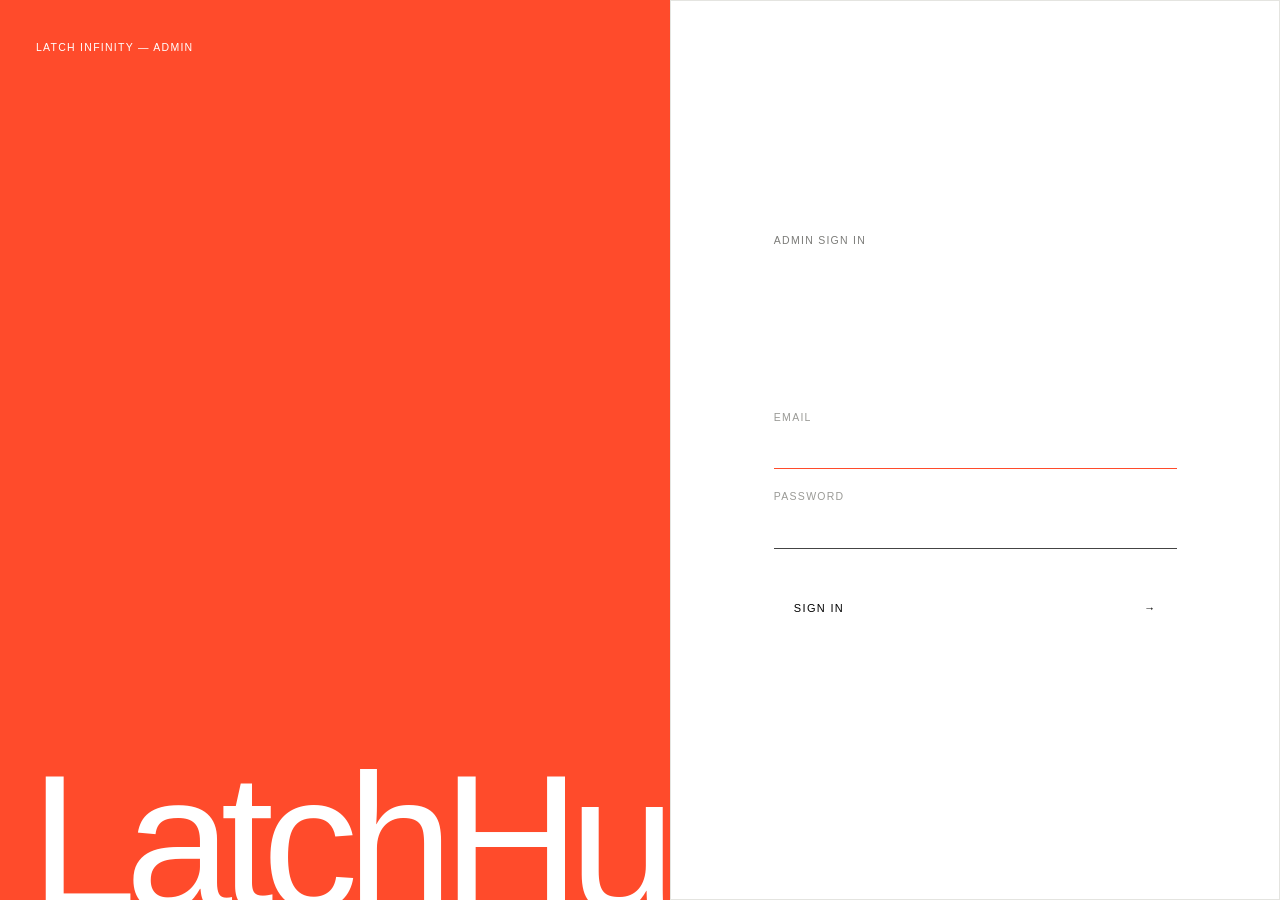
<file: admin.html>
<!doctype html>
<html lang="en"><head><meta charset="utf-8"><meta name="viewport" content="width=device-width,initial-scale=1">
<title>LatchHub admin</title>
<link rel="icon" type="image/svg+xml" href="assets/latchhub/favicon.svg">
<style>
/* LatchHub admin – same flat, square, Helvetica language as the app and its sign-in page. Light only (dark theme is off platform-wide). */
:root{color-scheme:light;
  --bg:#f4f4f2;--panel:#fff;--alt:#f1f1ef;--ink:#101010;--ink2:#4a4a47;--mute:#7c7c79;--line:#e4e4e0;--line2:#c9c9c5;--red:#ff4b2b;--side:#101010;--sidemute:#8d8d89;
  --ok:#0c7a0c;--crit:#d03b3b;
  /* activity sections – categorical slots in fixed order (validated: CVD & normal-vision separation pass; light slots 3–5 are below 3:1, so every chart has labels or a table view) */
  --c-view:#2a78d6;--c-download:#eb6834;--c-customise:#1baf7a;--c-edit:#eda100;--c-delete:#e87ba4;--c-add:#008300;--c-check:#6250d6;
  --c-auth:#a3a39e;--c-admin:#5f5f5b;--c-error:#d03b3b;
  /* sequential (heat map) – one hue, light → dark */
  --s1:#cde2fb;--s2:#9ec5f4;--s3:#6da7ec;--s4:#3987e5;--s5:#256abf;--s6:#184f95;--s7:#0d366b}
*{box-sizing:border-box;margin:0;border-radius:0}
html,body{min-height:100%}
body{background:var(--bg);color:var(--ink);font:14px/1.45 "Helvetica Neue",Helvetica,Arial,sans-serif;-webkit-font-smoothing:antialiased}
button,input,select{font:inherit;color:inherit}
button{cursor:pointer}
a{color:inherit}
.cap{font-size:10.5px;letter-spacing:.12em;text-transform:uppercase;color:var(--mute);font-weight:500}
.mute{color:var(--mute)}.ok{color:var(--ok)}.bad{color:var(--crit)}
.num{font-variant-numeric:tabular-nums}

/* ---------- sign in ---------- */
.login{min-height:100vh;display:grid;grid-template-columns:1.1fr 1fr;background:#101010;color:#fff}
.login .art{background:var(--red);position:relative;overflow:hidden;padding:36px}
.login .art h1{position:absolute;left:30px;bottom:-3vw;font-size:15vw;font-weight:500;letter-spacing:-.06em;line-height:1}
.login .card{display:flex;flex-direction:column;justify-content:center;padding:0 min(8vw,110px)}
.login h2{font-size:clamp(34px,4vw,54px);font-weight:500;letter-spacing:-.035em;text-transform:uppercase;line-height:.95;margin:10px 0 34px}
.login label{display:block;margin-top:20px;font-size:10.5px;letter-spacing:.12em;text-transform:uppercase;color:#9a9a96}
.login input{display:block;width:100%;font-size:16px;padding:10px 0;border:0;border-bottom:1px solid #444;background:none;color:#fff}.login input:focus{outline:0;border-color:var(--red)}
.login button{width:100%;margin-top:36px;font-size:11px;letter-spacing:.12em;text-transform:uppercase;padding:16px 20px;border:0;background:#fff;color:#000;display:flex;justify-content:space-between}.login button:hover{background:var(--red);color:#fff}
.login .err{min-height:20px;margin-top:14px;color:#ff8a73;font-size:13px}
@media(max-width:800px){.login{grid-template-columns:1fr;grid-template-rows:24vh 1fr}.login .art h1{font-size:24vw}.login .card{padding:36px 24px}}

/* ---------- shell ---------- */
.shell{display:grid;grid-template-columns:236px 1fr;min-height:100vh}
.side{background:var(--side);color:#fff;position:sticky;top:0;height:100vh;display:flex;flex-direction:column;padding:26px 0 18px}
.brandmark{padding:0 24px 30px}.brandmark b{display:block;font-size:22px;font-weight:500;letter-spacing:-.04em}.brandmark span{font-size:10.5px;letter-spacing:.12em;text-transform:uppercase;color:var(--sidemute)}
.nav{display:flex;flex-direction:column}
.nav button{display:flex;align-items:center;gap:12px;padding:11px 24px;border:0;background:none;color:#cfcfcb;text-align:left;font-size:13.5px;position:relative;transition:background .15s,color .15s}
.nav button svg{width:18px;height:18px;flex:none;stroke:currentColor;fill:none;stroke-width:1.6}
.nav button:hover{background:#1c1c1c;color:#fff}
.nav button.on{color:#fff;background:#1c1c1c}.nav button.on:before{content:"";position:absolute;left:0;top:0;bottom:0;width:3px;background:var(--red)}
.nav .badge{margin-left:auto;font-size:11px;background:var(--crit);color:#fff;padding:0 6px;min-width:18px;text-align:center}
.side .foot{margin-top:auto;padding:16px 24px 0;border-top:1px solid #262626;font-size:12.5px}
.side .foot b{display:block;font-weight:500;font-size:13.5px}.side .foot .mute{color:var(--sidemute);word-break:break-all}
.side .foot .links{display:flex;gap:14px;margin-top:12px}.side .foot a,.side .foot button{background:none;border:0;padding:0;color:#cfcfcb;text-decoration:underline;text-underline-offset:3px;font-size:12px}
.main{min-width:0;padding:30px clamp(16px,3.2vw,44px) 60px}
.top{display:flex;align-items:flex-end;justify-content:space-between;gap:16px;flex-wrap:wrap;margin-bottom:26px}
.top h1{font-size:clamp(28px,3.4vw,44px);font-weight:500;letter-spacing:-.035em;text-transform:uppercase;line-height:.95}
.top p{margin-top:8px;color:var(--ink2);max-width:620px}
.tools{display:flex;align-items:center;gap:10px;flex-wrap:wrap}
.seg{display:inline-flex;border:1px solid var(--ink);flex-wrap:wrap}
.seg button{border:0;background:none;padding:7px 12px;font-size:11px;letter-spacing:.08em;text-transform:uppercase}
.seg button+button{border-left:1px solid var(--ink)}
.seg button.on{background:var(--ink);color:#fff}
.btn{border:1px solid var(--ink);background:transparent;padding:7px 13px;font-size:11px;letter-spacing:.08em;text-transform:uppercase;display:inline-flex;align-items:center;gap:6px;text-decoration:none;white-space:nowrap}
.btn:hover{background:var(--ink);color:#fff}
.btn.pri{background:var(--ink);color:#fff}.btn.pri:hover{background:var(--red);border-color:var(--red)}
.btn.sm{padding:4px 9px;font-size:10.5px}
.btn.ghost{border-color:var(--line2)}
.btn[disabled]{opacity:.5;cursor:default}
.stamp{font-size:12px;color:var(--mute)}
@media(max-width:900px){.shell{grid-template-columns:1fr}.side{position:sticky;top:0;z-index:30;height:auto;flex-direction:row;align-items:center;padding:0;overflow-x:auto}
  .brandmark{padding:12px 16px}.brandmark b{font-size:17px}.brandmark span{display:none}.nav{flex-direction:row}.nav button{padding:16px 12px;white-space:nowrap}.nav button span.t{display:none}.nav button.on:before{left:0;right:0;top:auto;bottom:0;width:auto;height:3px}.side .foot{display:none}
  .main{padding-top:22px}}

/* ---------- cards & grid ---------- */
.grid{display:grid;gap:16px}
.g2{grid-template-columns:repeat(2,minmax(0,1fr))}.g32{grid-template-columns:minmax(0,3fr) minmax(0,2fr)}
@media(max-width:1100px){.g32,.g2{grid-template-columns:1fr}}
.card{background:var(--panel);border:1px solid var(--line);padding:18px 20px;min-width:0}
.card>header{display:flex;justify-content:space-between;align-items:flex-start;gap:12px;margin-bottom:14px;flex-wrap:wrap}
.card h3{font-size:15px;font-weight:600;letter-spacing:-.01em}
.card h3+p{font-size:12.5px;color:var(--mute);margin-top:2px}
.sp{height:16px}

/* KPI tiles */
.kpis{display:grid;grid-template-columns:repeat(6,minmax(0,1fr));gap:1px;background:var(--line);border:1px solid var(--line)}
@media(max-width:1200px){.kpis{grid-template-columns:repeat(3,minmax(0,1fr))}}
@media(max-width:560px){.kpis{grid-template-columns:repeat(2,minmax(0,1fr))}}
.kpi{background:var(--panel);padding:16px 18px 12px;border:0;text-align:left;display:flex;flex-direction:column;gap:4px;min-width:0;transition:background .15s}
.kpi:hover{background:#fafaf8}
.kpi .v{font-size:32px;font-weight:500;letter-spacing:-.04em;line-height:1.05}
.kpi .d{font-size:11.5px;color:var(--mute);white-space:nowrap;overflow:hidden;text-overflow:ellipsis}
.kpi .d b{font-weight:600;color:var(--ink2)}
.kpi svg{display:block;width:100%;height:28px;margin-top:6px}
.kpi .lab{display:flex;align-items:center;gap:7px}
.dot{display:inline-block;width:9px;height:9px;flex:none}

/* charts */
.chart{position:relative;width:100%;min-height:250px}
.chart svg{display:block;width:100%;overflow:visible}
.axis text{font-size:10.5px;fill:var(--mute)}
.grid-l{stroke:var(--line);stroke-width:1}
.legend{display:flex;flex-wrap:wrap;gap:4px 14px;margin-top:10px}
.legend button{border:0;background:none;padding:2px 0;display:flex;align-items:center;gap:6px;font-size:12px;color:var(--ink2)}
.legend button.off{opacity:.38}.legend button.off .dot{background:transparent!important;outline:1.5px solid var(--line2);outline-offset:-1.5px}
.tip{position:fixed;z-index:200;pointer-events:none;background:#101010;color:#fff;padding:9px 11px;font-size:12px;line-height:1.5;min-width:150px;max-width:280px;box-shadow:0 6px 24px rgba(0,0,0,.25);opacity:0;transform:translateY(4px);transition:opacity .12s,transform .12s}
.tip.on{opacity:1;transform:none}
.tip b{font-weight:600}.tip .r{display:flex;align-items:center;gap:12px;justify-content:space-between}.tip .r span:first-child{display:flex;align-items:center;gap:7px}
.tip .t{color:#a9a9a5;font-size:11px;margin-bottom:4px;letter-spacing:.04em}
table.tbl{width:100%;border-collapse:collapse;font-size:12.5px}
.tbl th{text-align:left;font-size:10.5px;letter-spacing:.1em;text-transform:uppercase;color:var(--mute);font-weight:500;padding:8px;border-bottom:1px solid var(--ink);white-space:nowrap}
.tbl td{padding:9px 8px;border-bottom:1px solid var(--line);vertical-align:middle}
.tbl td.n,.tbl th.n{text-align:right;font-variant-numeric:tabular-nums}
.tbl tr.click{cursor:pointer}.tbl tr.click:hover td{background:#fafaf8}
.tbl th.sort{cursor:pointer}.tbl th.sort:hover{color:var(--ink)}
.scroll{overflow-x:auto}

/* horizontal bars */
.hbars{display:flex;flex-direction:column;gap:9px}
.hb{display:grid;grid-template-columns:minmax(110px,170px) 1fr 52px;align-items:center;gap:10px;border:0;background:none;padding:2px 0;text-align:left;font-size:12.5px;width:100%}
.hb:hover .tr{background:#ececea}
.hb .nm{display:flex;align-items:center;gap:7px;min-width:0;white-space:nowrap;overflow:hidden;text-overflow:ellipsis}
.hb .tr{height:12px;background:var(--alt);position:relative;transition:background .15s}
.hb .fi{position:absolute;left:0;top:0;bottom:0;animation:grow .7s cubic-bezier(.2,.7,.2,1) both;transform-origin:left}
@keyframes grow{from{transform:scaleX(0)}to{transform:none}}
.hb .ct{text-align:right;font-variant-numeric:tabular-nums;color:var(--ink2)}
.stack{display:flex;height:10px;gap:2px;width:100%}
.stack i{display:block;height:100%;min-width:3px}
.stack.empty{background:var(--alt)}

/* heat map */
.heat{display:grid;grid-template-columns:34px repeat(24,minmax(0,1fr));gap:2px;font-size:10px;color:var(--mute)}
.heat .c{aspect-ratio:1/1;background:var(--alt);min-height:8px}
.heat .c:hover{outline:2px solid var(--ink);outline-offset:-1px}
.heat .rl{display:flex;align-items:center}
.heat .hl{text-align:center;padding-top:3px}
.scale{display:flex;align-items:center;gap:4px;margin-top:10px;font-size:11px;color:var(--mute);flex-wrap:wrap}.scale i{width:16px;height:9px;display:block}

/* people */
.av{width:34px;height:34px;flex:none;display:grid;place-items:center;background:var(--ink);color:#fff;font-size:12.5px;font-weight:600;letter-spacing:.02em}
.av.sm{width:26px;height:26px;font-size:10.5px}.av.lg{width:52px;height:52px;font-size:18px}
.av.off{background:var(--line2)}
.who{display:flex;align-items:center;gap:10px;min-width:0}.who>span{min-width:0}.who b{font-weight:600;display:block;white-space:nowrap;overflow:hidden;text-overflow:ellipsis}.who small{display:block;color:var(--mute);font-size:11.5px;white-space:nowrap;overflow:hidden;text-overflow:ellipsis}
.prow{display:grid;grid-template-columns:minmax(140px,1.3fr) 2fr 50px;gap:14px;align-items:center;padding:10px 6px;border:0;border-bottom:1px solid var(--line);background:none;width:100%;text-align:left}
.prow:hover{background:#fafaf8}
.prow:last-child{border-bottom:0}
.people{display:grid;grid-template-columns:repeat(auto-fill,minmax(min(300px,100%),1fr));gap:16px}
.pc{background:var(--panel);border:1px solid var(--line);padding:18px;display:flex;flex-direction:column;gap:14px;transition:border-color .15s;min-width:0}
.pc:hover{border-color:var(--line2)}
.pc .h{display:flex;align-items:center;gap:12px}
.pc .h .who{flex:1}
.pill{font-size:10px;letter-spacing:.1em;text-transform:uppercase;padding:2px 7px;border:1px solid var(--line2);color:var(--ink2);white-space:nowrap}
.pill.adm{border-color:var(--ink);background:var(--ink);color:#fff}.pill.pm{border-color:var(--ink);color:var(--ink)}
.pill.off{border-color:var(--crit);color:var(--crit)}
.pc .stats{display:grid;grid-template-columns:repeat(3,1fr);gap:8px}
.pc .stats div{border-top:1px solid var(--line);padding-top:6px;min-width:0}.pc .stats b{display:block;font-size:20px;font-weight:500;letter-spacing:-.03em}.pc .stats span{font-size:11px;color:var(--mute)}
.pc .acts{display:flex;gap:6px;flex-wrap:wrap}
.spark{display:block;width:100%;height:34px}

/* activity feed */
.tabs{display:flex;overflow-x:auto;border-bottom:1px solid var(--ink);margin-bottom:16px;scrollbar-width:thin}
.tabs button{border:0;background:none;padding:10px 14px 11px;display:flex;align-items:center;gap:7px;font-size:12.5px;color:var(--ink2);white-space:nowrap;position:relative}
.tabs button .n{font-size:11px;color:var(--mute);font-variant-numeric:tabular-nums}
.tabs button:hover{color:var(--ink)}
.tabs button.on{color:var(--ink);font-weight:600}.tabs button.on:after{content:"";position:absolute;left:0;right:0;bottom:-1px;height:3px;background:var(--tc,var(--ink))}
.filters{display:flex;gap:8px;flex-wrap:wrap;align-items:center;margin-bottom:16px}
.filters input,.filters select{padding:8px 10px;border:1px solid var(--line2);background:var(--panel);min-width:0;max-width:100%}
.filters input:focus,.filters select:focus{outline:0;border-color:var(--ink)}
.filters .grow{flex:1;min-width:160px}
.day{font-size:10.5px;letter-spacing:.12em;text-transform:uppercase;color:var(--mute);padding:18px 0 6px;border-bottom:1px solid var(--line);display:flex;justify-content:space-between}
.day:first-child{padding-top:0}
.ev{display:grid;grid-template-columns:52px 30px minmax(0,1fr);gap:12px;align-items:start;padding:11px 0;border-bottom:1px solid var(--line);animation:in .35s ease both}
@keyframes in{from{opacity:0;transform:translateY(4px)}to{opacity:1;transform:none}}
.ev .tm{font-size:11.5px;color:var(--mute);font-variant-numeric:tabular-nums;padding-top:6px;white-space:nowrap}
.ico{width:30px;height:30px;display:grid;place-items:center;color:#fff;flex:none}
.ico svg{width:55%;height:55%;stroke:currentColor;fill:none;stroke-width:2}
.ev .bd{min-width:0}
.ev .ln{display:flex;flex-wrap:wrap;align-items:baseline;gap:4px 7px}
.ev .ln .p{font-weight:600;border:0;background:none;padding:0}.ev .ln .p:hover{text-decoration:underline}
.ev .cl{font-size:11.5px;border:1px solid var(--line2);padding:0 6px;background:none;color:var(--ink2)}.ev .cl:hover{border-color:var(--ink);color:var(--ink)}
.ev .dt{font-size:12.5px;color:var(--ink2);margin-top:3px;word-break:break-word}
.ev .sec{font-size:10px;letter-spacing:.1em;text-transform:uppercase;color:var(--mute)}
.feed.compact .ev{grid-template-columns:30px minmax(0,1fr) auto;padding:9px 0}.feed.compact .ev .tm{padding-top:2px}
.empty{padding:34px 0;text-align:center;color:var(--mute)}
.more{display:flex;justify-content:center;padding-top:16px}
@media(max-width:560px){.ev{grid-template-columns:30px minmax(0,1fr)}.ev .tm{grid-column:2;order:3;padding-top:0}}

/* drawer & dialogs */
.veil{position:fixed;inset:0;background:rgba(10,10,10,.42);z-index:90;opacity:0;transition:opacity .2s}
.veil.on{opacity:1}
.drawer{position:fixed;top:0;right:0;bottom:0;width:min(560px,100%);background:var(--bg);z-index:100;transform:translateX(100%);transition:transform .28s cubic-bezier(.2,.7,.2,1);display:flex;flex-direction:column}
.drawer.on{transform:none}
.drawer .dh{background:var(--panel);padding:22px 24px;border-bottom:1px solid var(--line);display:flex;gap:14px;align-items:center}
.drawer .db{padding:20px 24px;overflow-y:auto;flex:1}
.x{margin-left:auto;border:0;background:none;font-size:24px;line-height:1;padding:4px 8px}
.dlg{position:fixed;left:50%;top:50%;transform:translate(-50%,-46%);opacity:0;z-index:110;background:var(--panel);width:min(420px,calc(100% - 32px));padding:22px;transition:transform .2s,opacity .2s;box-shadow:0 20px 60px rgba(0,0,0,.25)}
.dlg.on{opacity:1;transform:translate(-50%,-50%)}
.dlg h3{font-size:16px;font-weight:600;margin-bottom:6px}
.dlg p{color:var(--mute);font-size:12.5px;margin-bottom:6px}
.dlg label{display:block;font-size:10.5px;letter-spacing:.12em;text-transform:uppercase;color:var(--mute);margin:12px 0 4px}
.dlg input,.dlg select{width:100%;padding:9px 10px;border:1px solid var(--line2);background:var(--panel)}
.dlg input:focus,.dlg select:focus{outline:0;border-color:var(--ink)}
.dlg .row{display:flex;gap:8px;justify-content:flex-end;margin-top:18px}
.dlg .msg{min-height:18px;font-size:12.5px;margin-top:10px;color:var(--crit)}
.toast{position:fixed;left:50%;bottom:24px;transform:translate(-50%,20px);opacity:0;background:var(--ink);color:#fff;padding:11px 16px;font-size:13px;z-index:220;transition:all .2s;max-width:calc(100% - 32px);pointer-events:none}
.toast.on{opacity:1;transform:translate(-50%,0)}

/* clients */
.sw{display:flex;gap:2px}.sw i{width:11px;height:22px;display:block;border:1px solid rgba(0,0,0,.08)}
.cname{display:flex;align-items:center;gap:10px;white-space:nowrap}.cname.sub{padding-left:16px}.cname.sub:before{content:"↳";color:var(--mute);margin-right:-4px}
.checks td:first-child{width:28px;font-weight:700}
.stat-row{display:grid;grid-template-columns:repeat(4,minmax(0,1fr));gap:1px;background:var(--line);border:1px solid var(--line)}
@media(max-width:700px){.stat-row{grid-template-columns:repeat(2,minmax(0,1fr))}}
.stat-row div{background:var(--panel);padding:14px 16px;min-width:0}.stat-row b{display:block;font-size:24px;font-weight:500;letter-spacing:-.03em}.stat-row span{font-size:11.5px;color:var(--mute)}
.skel{background:linear-gradient(90deg,var(--alt),#fafaf8,var(--alt));background-size:200% 100%;animation:sk 1.2s infinite;height:14px;margin:8px 0}
@keyframes sk{to{background-position:-200% 0}}
.fade{animation:in .3s ease both}
@media (prefers-reduced-motion:reduce){*{animation:none!important;transition:none!important}}
</style></head><body>
<div id="app"></div><div class="tip" id="tip" role="tooltip"></div><div class="toast" id="toast" role="status" aria-live="polite"></div>
<script>
/* ======================= basics ======================= */
const $=(s,r=document)=>r.querySelector(s),$$=(s,r=document)=>[...r.querySelectorAll(s)];
const esc=s=>String(s??'').replace(/[&<>"']/g,c=>({'&':'&amp;','<':'&lt;','>':'&gt;','"':'&quot;',"'":'&#39;'}[c]));
let csrf='',me=null;
async function api(path,body){const o={credentials:'same-origin',headers:{}};if(body!==undefined){o.method='POST';o.headers['Content-Type']='application/json';o.headers['X-LH-CSRF']=csrf;o.body=JSON.stringify(body)}
  const r=await fetch('api/'+path,o);let j={};try{j=await r.json()}catch{}if(!r.ok)throw Object.assign(new Error(j.error||('Error '+r.status)),{status:r.status});return j}
const toast=(t,ms=3200)=>{const e=$('#toast');e.textContent=t;e.classList.add('on');clearTimeout(e._t);e._t=setTimeout(()=>e.classList.remove('on'),ms)};
const fmt=n=>(+n||0).toLocaleString();
const mb=b=>{b=+b||0;return b>=1073741824?(b/1073741824).toFixed(2)+' GB':b>=1048576?(b/1048576).toFixed(1)+' MB':Math.round(b/1024)+' KB'};
const utc=s=>s?new Date(String(s).replace(' ','T')+'Z'):null;
const tLocal=s=>{const d=utc(s);return d&&!isNaN(d)?d.toLocaleTimeString([],{hour:'2-digit',minute:'2-digit'}):''};
const dLocal=s=>{const d=utc(s);return d&&!isNaN(d)?d.toLocaleString([],{day:'2-digit',month:'short',hour:'2-digit',minute:'2-digit'}):String(s||'')};
const ago=s=>{const d=utc(s);if(!d||isNaN(d))return 'never';const m=Math.round((Date.now()-d)/60000);if(m<1)return 'just now';if(m<60)return m+' min ago';const h=Math.round(m/60);if(h<24)return h+' h ago';const dd=Math.round(h/24);return dd<30?dd+' day'+(dd>1?'s':'')+' ago':d.toLocaleDateString([],{day:'numeric',month:'short',year:'numeric'})};
const initials=n=>String(n||'?').trim().split(/\s+/).slice(0,2).map(w=>w[0]||'').join('').toUpperCase()||'?';
const dayKey=d=>d.getFullYear()+'-'+String(d.getMonth()+1).padStart(2,'0')+'-'+String(d.getDate()).padStart(2,'0');
const parseDay=k=>{const[y,m,d]=k.split('-').map(Number);return new Date(y,m-1,d)};
const perLabel=()=>st.days===365?'12 months':st.days+' days';

/* ======================= sections & actions ======================= */
/* the order is fixed: it is the colour order, so a section keeps its colour everywhere */
const WORK=['view','download','customise','edit','delete','add','check'];
const CATS={view:'Viewed',download:'Downloaded & copied',customise:'Customised',edit:'Edited',delete:'Deleted',add:'Added',check:'Design checks',auth:'Sign-ins & account',admin:'Admin & team',error:'Problems'};
const CSHORT={view:'Views',download:'Downloads',customise:'Customised',edit:'Edits',delete:'Deletes',add:'Additions',check:'Checks',auth:'Sign-ins',admin:'Admin',error:'Problems'};
const ALL_CATS=[...WORK,'auth','admin','error'];
const col=c=>`var(--c-${c})`;
const ICON={
  view:'<path d="M2 12s3.6-7 10-7 10 7 10 7-3.6 7-10 7S2 12 2 12z"/><circle cx="12" cy="12" r="3"/>',
  download:'<path d="M12 3v12M6 10l6 6 6-6M4 21h16"/>',
  customise:'<path d="M12 3a9 9 0 1 0 0 18c1.2 0 2-.8 2-2 0-.5-.2-1-.6-1.4-.3-.4-.5-.8-.5-1.3 0-1.1.9-2 2-2H17a5 5 0 0 0 5-5c0-3.6-4.5-6.3-10-6.3z"/><circle cx="7.5" cy="10.5" r="1"/><circle cx="12" cy="7.5" r="1"/><circle cx="16.5" cy="10.5" r="1"/>',
  edit:'<path d="M4 20h4L19 9l-4-4L4 16v4zM14 6l4 4"/>',
  delete:'<path d="M4 7h16M9 7V4h6v3M6 7l1 13h10l1-13"/>',
  add:'<path d="M12 5v14M5 12h14"/>',
  check:'<circle cx="11" cy="11" r="7"/><path d="M21 21l-4.5-4.5M8 11l2 2 4-4"/>',
  auth:'<rect x="5" y="11" width="14" height="10"/><path d="M8 11V7a4 4 0 0 1 8 0v4"/>',
  admin:'<path d="M12 3l8 4v5c0 5-3.5 8-8 9-4.5-1-8-4-8-9V7l8-4z"/>',
  error:'<path d="M12 3l10 18H2L12 3zM12 10v5M12 18v.5"/>'};
const ico=(c,sz)=>`<span class="ico" style="background:${col(c)}${sz?`;width:${sz}px;height:${sz}px`:''}" aria-hidden="true"><svg viewBox="0 0 24 24">${ICON[c]||ICON.edit}</svg></span>`;
const ALAB={login:'Signed in',logout:'Signed out',login_failed:'Failed to sign in',login_blocked:'Sign-in locked (too many tries)',password_changed:'Changed their password',password_change_failed:'Typed a wrong old password',name_changed:'Changed their name',
  client_created:'Created a client',client_updated:'Saved a client',client_deleted:'Deleted a client',client_restored:'Restored a client',client_renamed:'Renamed a client',client_moved:'Moved a client',client_opened:'Opened a client',section_viewed:'Jumped to a section',link_opened:'Opened a link',
  file_uploaded:'Uploaded a file to Zoho',files_trashed:'Moved files to the Zoho trash',smart_import:'Smart-imported a brand book',
  logo_added:'Added a logo',logo_removed:'Deleted a logo',logo_renamed:'Renamed a logo',logo_edited:'Edited a logo',logo_download:'Downloaded a logo',
  element_added:'Added an element',element_removed:'Deleted an element',element_renamed:'Renamed an element',element_edited:'Edited an element',element_download:'Downloaded an element',
  font_added:'Added a font',font_removed:'Deleted a font',font_renamed:'Renamed a font',font_edited:'Edited a font',font_download:'Got a font',
  colour_added:'Added a colour',colour_removed:'Deleted a colour',colour_renamed:'Renamed a colour',colour_edited:'Changed a colour',
  link_added:'Added a link',link_removed:'Deleted a link',link_renamed:'Renamed a link',link_edited:'Edited a link',
  brand_book_added:'Added the brand book',brand_book_removed:'Removed the brand book',brand_book_replaced:'Replaced the brand book',brand_book_download:'Downloaded the brand book',
  rules_edited:'Edited the brand rules',description_edited:'Edited the description',icon_style_edited:'Changed the icon style',
  swatch_download:'Downloaded colour swatches',asset_download:'Downloaded a file',value_copied:'Copied',
  svg_download:'Recoloured & downloaded a logo',logo_variants:'Made white / greyscale logos',icon_created:'Generated an icon',lens_check:'Ran a Design Lens check',
  client_error:'Saw an error',backup_download:'Downloaded a full backup',backup_restored:'Restored a backup',cleanup_retry:'Retried the Zoho clean-up',selftest:'Ran the Zoho upload test',
  user_created:'Added a person',user_renamed:'Renamed a person',password_reset:'Set a new password for someone',user_switched_off:'Switched someone off',user_switched_on:'Switched someone on'};
const actLabel=a=>ALAB[a]||String(a).replace(/_/g,' ').replace(/^./,c=>c.toUpperCase());

/* ======================= state ======================= */
const st={view:'overview',days:30,stats:null,hidden:new Set(),chartMode:'chart',
  act:{cat:'',user:'',client:'',q:'',from:'',to:'',before:null,rows:[],done:false,fresh:true},
  sort:{k:'events',d:-1}};
try{const v=JSON.parse(localStorage.getItem('lh-admin')||'{}');if([7,30,90,365].includes(v.days))st.days=v.days;if(['overview','activity','team','clients','system'].includes(v.view))st.view=v.view}catch{}
const remember=()=>{try{localStorage.setItem('lh-admin',JSON.stringify({days:st.days,view:st.view}))}catch{}};

/* ======================= sign in ======================= */
async function boot(){try{const j=await api('me.php');me=j.user;csrf=j.csrf;start()}catch{login()}}
function login(msg=''){
  document.title='Sign in · LatchHub admin';
  $('#app').innerHTML=`<div class="login"><div class="art"><span class="cap" style="color:#fff">Latch Infinity — Admin</span><h1>LatchHub</h1></div><main class="card"><span class="cap">Admin sign in</span><h2>Team<br>overview</h2>
  <form id="f"><label for="e">Email</label><input id="e" type="email" required autocomplete="username" autocapitalize="none" spellcheck="false" autofocus><label for="p">Password</label><input id="p" type="password" required autocomplete="current-password"><button><span>Sign in</span><span>→</span></button><div class="err" role="alert">${esc(msg)}</div></form></main></div>`;
  $('#f').onsubmit=async ev=>{ev.preventDefault();const b=$('#f button');b.disabled=true;try{const j=await api('login.php',{email:$('#e').value,password:$('#p').value});me=j.user;csrf=j.csrf;start()}catch(e){login(e.message)}}}
async function out(){try{await api('logout.php',{})}catch{}me=null;login()}
function start(){
  if(!['admin','pm'].includes(me.role)){$('#app').innerHTML=`<div class="login"><div class="art"><h1>LatchHub</h1></div><main class="card"><span class="cap">Signed in as ${esc(me.name)}</span><h2>Admins<br>only</h2><p style="color:#bbb">Only the admin can use this page. Your work is in the brand hub.</p><button id="go"><span>Open LatchHub</span><span>→</span></button><button id="lo" style="margin-top:10px;background:none;color:#fff;border:1px solid #444"><span>Sign out</span><span></span></button></main></div>`;$('#go').onclick=()=>location.href='./';$('#lo').onclick=out;return}
  if(!MAY(st.view))st.view='overview';
  document.title=IS_ADMIN()?'LatchHub admin':'LatchHub dashboard';shell();load()}

/* ======================= shell ======================= */
const ROLES={admin:'Admin',pm:'Project manager',designer:'Designer'};
const IS_ADMIN=()=>me&&me.role==='admin';
/* project managers see Overview, Activity, Team (their designers) and Clients, with the activity of designers and their own; Zoho & system is for the admin */
const MAY=v=>IS_ADMIN()||['overview','activity','team','clients'].includes(v);
const NAV=[['overview','Overview','<path d="M3 3h8v8H3zM13 3h8v5h-8zM13 10h8v11h-8zM3 13h8v8H3z"/>'],['activity','Activity','<path d="M3 12h4l3-8 4 16 3-8h4"/>'],['team','Team','<circle cx="9" cy="8" r="3.5"/><path d="M2.5 20c.8-3.6 3.4-5.5 6.5-5.5s5.7 1.9 6.5 5.5M16 4.8a3.5 3.5 0 0 1 0 6.4M18 14.8c1.8.7 3 2.4 3.5 5.2"/>'],['clients','Clients','<path d="M3 7h18v13H3zM8 7V4h8v3"/>'],['system','Zoho & system','<path d="M7 18a5 5 0 0 1-.6-10A6.5 6.5 0 0 1 19 9.5a4.3 4.3 0 0 1-1 8.5z"/>']];
const TITLES={overview:['Overview','What the team did in LatchHub, at a glance.'],activity:['Activity','Every action, by section: what was viewed, downloaded, customised, added, edited or deleted – by whom, for which client, and when.'],team:['Team','The people who use LatchHub, what each of them does, and their accounts.'],clients:['Clients','Every client in LatchHub: its assets, what is stored in Zoho and how much the team uses it.'],system:['Zoho & system','The Zoho WorkDrive connection, storage, the clean-up queue and deleted clients.']};
function shell(){
  $('#app').innerHTML=`<div class="shell"><aside class="side"><div class="brandmark"><b>LatchHub</b><span>${IS_ADMIN()?'Admin':'Dashboard'}</span></div><nav class="nav" aria-label="Admin sections">${NAV.filter(n=>MAY(n[0])).map(n=>`<button data-nav="${n[0]}" title="${n[1]}"><svg viewBox="0 0 24 24" aria-hidden="true">${n[2]}</svg><span class="t">${n[1]}</span>${n[0]==='system'?'<span class="badge" id="sysb" hidden></span>':''}</button>`).join('')}</nav>
  <div class="foot"><b id="mename">${esc(me.name)}</b><span class="mute">${esc(me.email)}</span><div class="links"><a href="./">Open LatchHub</a><button id="lo">Sign out</button></div></div></aside>
  <main class="main"><div class="top"><div><h1 id="ttl"></h1><p id="sub"></p></div><div class="tools" id="tools"></div></div><div id="view"></div></main></div>`;
  $$('[data-nav]').forEach(b=>b.onclick=()=>go(b.dataset.nav));$('#lo').onclick=out}
function go(v,opts){if(!MAY(v))v='overview';st.view=v;remember();if(v==='activity'&&opts){Object.assign(st.act,{cat:'',user:'',client:'',q:'',from:'',to:''},opts);st.act.fresh=true}render();window.scrollTo({top:0})}
function tools(){
  const per=`<div class="seg" role="group" aria-label="Period">${[[7,'7 days'],[30,'30 days'],[90,'90 days'],[365,'12 months']].map(p=>`<button data-days="${p[0]}" class="${st.days===p[0]?'on':''}" aria-pressed="${st.days===p[0]}">${p[1]}</button>`).join('')}</div>`;
  const t=st.loadedAt?`<span class="stamp">Updated ${new Date(st.loadedAt).toLocaleTimeString([],{hour:'2-digit',minute:'2-digit'})}</span>`:'';
  $('#tools').innerHTML=(st.view==='system'?'':per)+`<button class="btn ghost" id="rf" title="Refresh">↻ Refresh</button>`+t;
  $$('[data-days]').forEach(b=>b.onclick=()=>{st.days=+b.dataset.days;remember();load()});$('#rf').onclick=()=>load()}
async function load(){
  try{st.stats=await api('stats.php?days='+st.days+'&tz='+(-new Date().getTimezoneOffset()));st.loadedAt=Date.now();const mine=st.stats.people.find(p=>p.id===me.id);if(mine){me.name=mine.name;const n=$('#mename');if(n)n.textContent=mine.name}}
  catch(e){if(e.status===401){login('Your session ended – please sign in again.');return}toast(e.message,6000)}
  st.act.fresh=true;render()}
function render(){
  $$('[data-nav]').forEach(b=>{b.classList.toggle('on',b.dataset.nav===st.view);b.setAttribute('aria-current',b.dataset.nav===st.view?'page':'false')});
  const [t,s]=TITLES[st.view];$('#ttl').textContent=t;$('#sub').textContent=s;tools();
  const w=st.stats&&st.stats.platform.cleanup_waiting,sb=$('#sysb');if(sb){sb.hidden=!w;sb.textContent=w||''}
  const v=$('#view');hideTip();
  if(!st.stats){v.innerHTML=`<div class="card">${'<div class="skel"></div>'.repeat(6)}</div>`;return}
  ({overview:viewOverview,activity:viewActivity,team:viewTeam,clients:viewClients,system:viewSystem})[st.view](v)}

/* ======================= tooltip ======================= */
const tip=$('#tip');
function moveTip(e){const r=tip.getBoundingClientRect(),pad=14;let x=e.clientX+pad,y=e.clientY+pad;if(x+r.width>innerWidth-8)x=e.clientX-r.width-pad;if(y+r.height>innerHeight-8)y=e.clientY-r.height-pad;tip.style.left=Math.max(8,x)+'px';tip.style.top=Math.max(8,y)+'px'}
function hideTip(){tip.classList.remove('on');tip._k=null}
function bindTips(root,fn){if(root._tips){root._tips=fn;return}root._tips=fn;
  root.addEventListener('pointermove',e=>{const t=e.target.closest('[data-tip]');if(t&&root.contains(t)){if(tip._k!==t){const h=root._tips(t);if(!h){hideTip();return}tip.innerHTML=h;tip._k=t;tip.classList.add('on')}moveTip(e);return}hideTip()});
  root.addEventListener('pointerleave',hideTip)}

/* ======================= small charts ======================= */
function sparkline(vals,color,cls){
  const n=vals.length;if(!n)return'';const max=Math.max(1,...vals),W=200,H=28;const x=i=>n<2?W/2:i*(W/(n-1)),y=v=>H-2-(v/max)*(H-6);
  const pts=vals.map((v,i)=>x(i).toFixed(1)+','+y(v).toFixed(1)).join(' ');
  return`<svg ${cls?`class="${cls}"`:''} viewBox="0 0 ${W} ${H}" preserveAspectRatio="none" aria-hidden="true"><polygon points="0,${H} ${pts} ${W},${H}" fill="${color}" opacity=".12"/><polyline points="${pts}" fill="none" stroke="${color}" stroke-width="2" vector-effect="non-scaling-stroke" stroke-linejoin="round"/></svg>`}
/* buckets: days, or weeks when the period is long */
function buckets(daily){
  const f=d=>parseDay(d).toLocaleDateString([],{day:'numeric',month:'short'});
  if(daily.length<=45)return daily.map(d=>({k:d.d,label:f(d.d),long:parseDay(d.d).toLocaleDateString([],{weekday:'long',day:'numeric',month:'long'}),c:d.c}));
  const out=[];for(let i=0;i<daily.length;i+=7){const sl=daily.slice(i,i+7),c={};ALL_CATS.forEach(k=>c[k]=sl.reduce((a,d)=>a+(d.c[k]||0),0));
    out.push({k:sl[0].d,label:f(sl[0].d),long:'Week of '+f(sl[0].d)+' – '+f(sl[sl.length-1].d),c})}return out}
function niceMax(v){if(v<=4)return 4;const p=Math.pow(10,Math.floor(Math.log10(v))),m=v/p;return(m<=1?1:m<=2?2:m<=2.5?2.5:m<=5?5:10)*p}
function stackedColumns(el,daily){
  const B=buckets(daily),show=WORK.filter(c=>!st.hidden.has(c));
  const W=Math.max(300,el.clientWidth||700),H=250,ml=40,mr=6,mt=10,mb=26,iw=W-ml-mr,ih=H-mt-mb;
  const tot=B.map(b=>show.reduce((a,c)=>a+(b.c[c]||0),0)),max=niceMax(Math.max(1,...tot));
  const bw=iw/B.length,gap=Math.max(1,Math.min(6,bw*.28)),cw=Math.max(1,bw-gap),y=v=>mt+ih-(v/max)*ih;
  let g='';for(let i=0;i<=4;i++){const v=max*i/4,yy=y(v);g+=`<line class="grid-l" x1="${ml}" x2="${W-mr}" y1="${yy}" y2="${yy}"/><text x="${ml-8}" y="${yy+3.5}" text-anchor="end">${fmt(Math.round(v))}</text>`}
  let bars='',hits='';const every=Math.ceil(B.length/Math.max(2,Math.floor(iw/62)));
  B.forEach((b,i)=>{const x=ml+i*bw+gap/2;let acc=0;
    show.forEach(c=>{const v=b.c[c]||0;if(!v)return;const y0=y(acc),y1=y(acc+v),h=Math.max(0,y0-y1-(acc>0?2:0));if(h>0)bars+=`<rect x="${x.toFixed(2)}" y="${y1.toFixed(2)}" width="${cw.toFixed(2)}" height="${h.toFixed(2)}" fill="${col(c)}"/>`;acc+=v});
    hits+=`<rect data-tip="${i}" x="${(ml+i*bw).toFixed(2)}" y="${mt}" width="${bw.toFixed(2)}" height="${ih}" fill="transparent"/>`;
    if(i%every===0)g+=`<text x="${(x+cw/2).toFixed(1)}" y="${H-8}" text-anchor="middle">${esc(b.label)}</text>`});
  el.innerHTML=`<svg viewBox="0 0 ${W} ${H}" height="${H}" role="img" aria-label="Actions per ${daily.length>45?'week':'day'}, stacked by section. A table view is available."><g class="axis">${g}</g>${bars}<line x1="${ml}" x2="${W-mr}" y1="${mt+ih}" y2="${mt+ih}" stroke="var(--ink)" stroke-width="1"/><g>${hits}</g></svg>`;
  bindTips(el,t=>{const b=B[+t.dataset.tip];if(!b)return'';const rows=show.slice().reverse().filter(c=>b.c[c]),tt=show.reduce((a,c)=>a+(b.c[c]||0),0);
    return`<div class="t">${esc(b.long)}</div>`+(rows.length?rows.map(c=>`<div class="r"><span><i class="dot" style="background:${col(c)}"></i>${CATS[c]}</span><b>${fmt(b.c[c])}</b></div>`).join('')+`<div class="r" style="border-top:1px solid #333;margin-top:4px;padding-top:4px"><span>Total</span><b>${fmt(tt)}</b></div>`:'No activity')})}
function heatmap(el,heat){
  const days=['Mon','Tue','Wed','Thu','Fri','Sat','Sun'],long=['Monday','Tuesday','Wednesday','Thursday','Friday','Saturday','Sunday'],flat=heat.flat(),max=Math.max(0,...flat),steps=['--s1','--s2','--s3','--s4','--s5','--s6','--s7'];
  const step=v=>v<=0?null:steps[Math.min(6,Math.floor((v/max)*6.999))];
  let best=[0,0];heat.forEach((r,d)=>r.forEach((v,x)=>{if(v>heat[best[0]][best[1]])best=[d,x]}));
  let h='<span></span>';for(let x=0;x<24;x++)h+=`<span class="hl">${x%3===0?String(x).padStart(2,'0'):''}</span>`;
  const rows=heat.map((r,d)=>`<span class="rl">${days[d]}</span>`+r.map((v,x)=>{const s=step(v);return`<span class="c" data-tip="${d},${x}"${s?` style="background:var(${s})"`:''}></span>`}).join('')).join('');
  el.innerHTML=`<div class="heat" role="img" aria-label="Actions by weekday and hour">${rows}${h}</div><div class="scale"><span>Less</span>${steps.map(s=>`<i style="background:var(${s})"></i>`).join('')}<span>More</span><span style="margin-left:auto">${max?'Busiest: <b style="color:var(--ink2)">'+long[best[0]]+' '+String(best[1]).padStart(2,'0')+':00</b>':'No activity yet'}</span></div>`;
  bindTips(el,t=>{const[d,x]=t.dataset.tip.split(',').map(Number);return`<div class="t">${long[d]} · ${String(x).padStart(2,'0')}:00–${String(x+1).padStart(2,'0')}:00</div><b>${fmt(heat[d][x])}</b> action${heat[d][x]===1?'':'s'}`})}
function catStack(cats,total){if(!total)return'<div class="stack empty"></div>';return`<div class="stack">${ALL_CATS.filter(c=>cats[c]).map(c=>`<i data-tip="${c}" style="width:${(cats[c]/total*100).toFixed(2)}%;background:${col(c)}"></i>`).join('')}</div>`}
const delta=(a,b)=>{if(!b&&!a)return'no change';if(!b)return'<b>new</b> this period';const p=Math.round((a-b)/b*100);return`<b>${p>0?'▲':p<0?'▼':'■'} ${Math.abs(p)}%</b> vs previous`};
function stackTips(root){bindTips(root,t=>{const row=t.closest('[data-row]');if(!row)return'';const p=st.stats.people.find(x=>x.id==row.dataset.row),c=t.dataset.tip;return p?`<div class="t">${esc(p.name)}</div><div class="r"><span><i class="dot" style="background:${col(c)}"></i>${CATS[c]}</span><b>${fmt(p.cats[c])}</b></div>`:''})}

/* ======================= overview ======================= */
function viewOverview(v){
  const S=st.stats,T=S.totals,P=S.prev,sum=o=>ALL_CATS.reduce((a,c)=>a+(o[c]||0),0),all=sum(T),allP=sum(P);
  const series=c=>S.daily.map(d=>c?[].concat(c).reduce((a,k)=>a+(d.c[k]||0),0):sum(d.c));
  const activeP=S.people.filter(p=>p.active&&p.total>0).length,idle=S.people.filter(p=>p.active&&!p.total).length;
  const kp=(lab,val,sub,ser,color,g)=>`<button class="kpi" data-go="${g}"><span class="lab cap">${color?`<i class="dot" style="background:${color}"></i>`:''}${lab}</span><span class="v num">${val}</span><span class="d">${sub}</span>${ser?sparkline(ser,color||'var(--ink)'):'<svg></svg>'}</button>`;
  const pl=S.platform,sto=S.storage,saved=sto.orig_bytes>0?Math.max(0,Math.round((1-sto.bytes/sto.orig_bytes)*100)):0;
  const people=S.people.slice().sort((a,b)=>b.total-a.total);
  const clients=S.clients.filter(c=>c.events>0).sort((a,b)=>b.events-a.events).slice(0,8),cmax=Math.max(1,...clients.map(c=>c.events));
  const catMax=Math.max(1,...ALL_CATS.map(c=>T[c]));
  v.innerHTML=`<div class="fade">
  <div class="kpis">
    ${kp('All actions',fmt(all),delta(all,allP),series(),'','activity:')}
    ${kp('Active people',activeP+'<span class="mute" style="font-size:18px"> / '+pl.people_active+'</span>',idle?idle+' with no activity':'everyone was active','','','team')}
    ${kp('Downloads',fmt(T.download+T.customise),delta(T.download+T.customise,P.download+P.customise),series(['download','customise']),col('download'),'activity:download')}
    ${kp('Added',fmt(T.add),delta(T.add,P.add),series('add'),col('add'),'activity:add')}
    ${kp('Deleted',fmt(T.delete),delta(T.delete,P.delete),series('delete'),col('delete'),'activity:delete')}
    ${kp('Problems',fmt(T.error),T.error?delta(T.error,P.error):'<span class="ok">✓ none</span>',series('error'),col('error'),'activity:error')}
  </div>
  <div class="sp"></div>
  <div class="card"><header><div><h3>Activity over time</h3><p>Everything people did, ${S.daily.length>45?'per week':'per day'}, by section. Click a section in the legend to hide or show it.</p></div><div class="seg"><button data-cm="chart" class="${st.chartMode==='chart'?'on':''}">Chart</button><button data-cm="table" class="${st.chartMode==='table'?'on':''}">Table</button></div></header>
    <div id="cA" class="chart"></div>
    <div class="legend">${WORK.map(c=>`<button data-hide="${c}" class="${st.hidden.has(c)?'off':''}" aria-pressed="${!st.hidden.has(c)}"><i class="dot" style="background:${col(c)}"></i>${CATS[c]} <span class="mute num">${fmt(T[c])}</span></button>`).join('')}</div></div>
  <div class="sp"></div>
  <div class="grid g2">
    <div class="card"><header><div><h3>What the team did</h3><p>Actions per section. Click one to see every action in it.</p></div></header>
      <div class="hbars">${ALL_CATS.slice().sort((a,b)=>T[b]-T[a]).map(c=>`<button class="hb" data-go="activity:${c}"><span class="nm">${ico(c,18)}${CATS[c]}</span><span class="tr"><span class="fi" style="width:${(T[c]/catMax*100).toFixed(1)}%;background:${col(c)}"></span></span><span class="ct">${fmt(T[c])}</span></button>`).join('')}</div></div>
    <div class="card"><header><div><h3>When the team works</h3><p>Actions by weekday and hour, in your time zone.</p></div></header><div id="hm"></div></div>
  </div>
  <div class="sp"></div>
  <div class="grid g32">
    <div class="card"><header><div><h3>People</h3><p>Who did what, split by section. Click a person for their full record.</p></div><button class="btn sm ghost" data-go="team">All people →</button></header>
      <div id="pl">${people.map(p=>`<button class="prow" data-person="${p.id}"><span class="who"><span class="av sm ${p.active?'':'off'}">${esc(initials(p.name))}</span><span><b>${esc(p.name)}</b><small>${p.total?'last seen '+esc(ago(p.last_at)):'no activity in this period'}</small></span></span><span data-row="${p.id}">${catStack(p.cats,p.total)}</span><span class="num" style="text-align:right;color:var(--ink2)">${fmt(p.total)}</span></button>`).join('')||'<div class="empty">No people yet.</div>'}</div></div>
    <div class="card"><header><div><h3>Busiest clients</h3><p>Actions per client.</p></div><button class="btn sm ghost" data-go="clients">All clients →</button></header>
      <div class="hbars">${clients.map(c=>`<button class="hb" data-go="client:${esc(c.name)}" style="grid-template-columns:minmax(90px,150px) 1fr 44px"><span class="nm">${esc(c.name)}</span><span class="tr"><span class="fi" style="width:${(c.events/cmax*100).toFixed(1)}%;background:var(--ink)"></span></span><span class="ct">${fmt(c.events)}</span></button>`).join('')||'<div class="empty">No client activity in this period.</div>'}</div></div>
  </div>
  <div class="sp"></div>
  <div class="grid g2">
    <div class="card"><header><div><h3>Most downloaded</h3><p>Files downloaded, recoloured or exported most often.</p></div><button class="btn sm ghost" data-go="activity:download">All downloads →</button></header>
      ${S.top_assets.length?`<div class="scroll"><table class="tbl"><thead><tr><th>File</th><th>Client</th><th class="n">Times</th></tr></thead><tbody>${S.top_assets.map(a=>`<tr><td><span style="display:flex;align-items:center;gap:8px"><i class="dot" style="background:${col(['svg_download','logo_variants','icon_created'].includes(a.action)?'customise':'download')}"></i>${esc(a.name)}</span></td><td class="mute">${esc(a.client||'–')}</td><td class="n">${fmt(a.n)}</td></tr>`).join('')}</tbody></table></div>`:'<div class="empty">Nothing downloaded in this period.</div>'}</div>
    <div class="card"><header><div><h3>Latest activity</h3><p>The newest actions.</p></div><button class="btn sm ghost" data-go="activity:">Open the log →</button></header><div class="feed compact">${S.recent.map(e=>evRow(e,true)).join('')||'<div class="empty">Nothing recorded yet.</div>'}</div></div>
  </div>
  <div class="sp"></div>
  <div class="card"><header><div><h3>Platform</h3><p>What LatchHub holds right now.</p></div></header>
    <div class="stat-row">${[['Clients',fmt(pl.clients),pl.subbrands+' sub-brands'],['Logos',fmt(pl.logos),'all formats'],['Colours',fmt(pl.colors),'approved swatches'],['Fonts',fmt(pl.fonts),'typefaces'],['Brand elements',fmt(pl.elements),'icons & patterns'],['Brand books',fmt(pl.books),'PDF guidelines'],['Files in Zoho',fmt(sto.files),mb(sto.bytes)+' stored'],['Saved by compression',saved+'%',mb(Math.max(0,sto.orig_bytes-sto.bytes))+' smaller']].map(x=>`<div><b class="num">${x[1]}</b><span>${x[0]} · ${x[2]}</span></div>`).join('')}</div></div>
  </div>`;
  const draw=()=>{const el=$('#cA');if(!el)return;if(st.chartMode==='table')el.innerHTML=chartTable(S.daily);else stackedColumns(el,S.daily)};draw();heatmap($('#hm'),S.heat);
  $$('[data-hide]',v).forEach(b=>b.onclick=()=>{const c=b.dataset.hide;st.hidden.has(c)?st.hidden.delete(c):st.hidden.add(c);b.classList.toggle('off');b.setAttribute('aria-pressed',!st.hidden.has(c));draw()});
  $$('[data-cm]',v).forEach(b=>b.onclick=()=>{st.chartMode=b.dataset.cm;$$('[data-cm]',v).forEach(x=>x.classList.toggle('on',x===b));draw()});
  stackTips($('#pl'));wire(v);onResize=draw}
function chartTable(daily){const B=buckets(daily).slice().reverse();return`<div class="scroll" style="max-height:300px;overflow-y:auto"><table class="tbl"><thead><tr><th>${daily.length>45?'Week':'Day'}</th>${WORK.map(c=>`<th class="n">${CSHORT[c]}</th>`).join('')}<th class="n">Total</th></tr></thead><tbody>${B.map(b=>`<tr><td style="white-space:nowrap">${esc(b.long)}</td>${WORK.map(c=>`<td class="n">${b.c[c]?fmt(b.c[c]):'<span class="mute">·</span>'}</td>`).join('')}<td class="n"><b>${fmt(WORK.reduce((a,c)=>a+(b.c[c]||0),0))}</b></td></tr>`).join('')}</tbody></table></div>`}
/* shared click routing: data-go="activity:<section>" | "client:<name>" | "team" …, data-person (open a person), data-fp / data-fc (filter the log) */
function wire(root){
  $$('[data-go]',root).forEach(b=>b.onclick=e=>{e.stopPropagation();const g=b.dataset.go,i=g.indexOf(':'),k=i<0?g:g.slice(0,i),val=i<0?null:g.slice(i+1);
    if(k==='activity')go('activity',val!==null?{cat:val}:null);else if(k==='client')go('activity',{client:val});else go(k)});
  $$('[data-person]',root).forEach(b=>b.onclick=e=>{e.stopPropagation();person(+b.dataset.person)});
  $$('[data-fp]',root).forEach(b=>b.onclick=e=>{e.stopPropagation();go('activity',{user:b.dataset.fp})});
  $$('[data-fc]',root).forEach(b=>b.onclick=e=>{e.stopPropagation();go('activity',{client:b.dataset.fc})})}
let onResize=null,rT;addEventListener('resize',()=>{clearTimeout(rT);rT=setTimeout(()=>onResize&&onResize(),120)});

/* ======================= activity ======================= */
function evRow(e,compact){
  const c=e.cat||'edit';
  return`<div class="ev">${compact?'':`<span class="tm" title="${esc(dLocal(e.at))}">${esc(tLocal(e.at))}</span>`}${ico(c)}<div class="bd"><div class="ln">${+e.user_id>0?`<button class="p" data-fp="${+e.user_id}">${esc(e.user_name||'—')}</button>`:`<b>${esc(e.user_name||'Someone')}</b>`}<span>${esc(actLabel(e.action).replace(/^./,x=>x.toLowerCase()))}</span>${e.client_name?`<button class="cl" data-fc="${esc(e.client_name)}">${esc(e.client_name)}</button>`:''}</div>${e.details&&e.details!==e.client_name&&e.details!=='Signed in'?`<div class="dt">${esc(e.details)}</div>`:''}${compact?'':`<div class="sec" style="margin-top:3px"><span${c==='error'?' class="bad"':''}>${esc(CATS[c]||c)}</span>${e.role?' · '+esc(e.role):''}${e.ip?' · '+esc(e.ip):''}</div>`}</div>${compact?`<span class="tm" title="${esc(dLocal(e.at))}">${esc(ago(e.at))}</span>`:''}</div>`}
function aq(extra){const a=st.act,p=new URLSearchParams();if(a.cat)p.set('cat',a.cat);if(a.user)p.set('user',a.user);if(a.client)p.set('client',a.client);if(a.q)p.set('q',a.q);if(a.from)p.set('from',a.from);if(a.to)p.set('to',a.to);for(const k in extra||{})p.set(k,extra[k]);return p.toString()}
function viewActivity(v){
  const S=st.stats,T=S.totals,a=st.act,all=ALL_CATS.reduce((x,c)=>x+T[c],0);
  const who=a.cat?S.people.filter(p=>p.cats[a.cat]).sort((x,y)=>y.cats[a.cat]-x.cats[a.cat]).slice(0,6):[];
  v.innerHTML=`<div class="fade"><div class="tabs" role="tablist" aria-label="Sections">${[['','All activity',all,'var(--ink)'],...ALL_CATS.map(c=>[c,CATS[c],T[c],col(c)])].map(t=>`<button role="tab" aria-selected="${a.cat===t[0]}" data-cat="${t[0]}" class="${a.cat===t[0]?'on':''}" style="--tc:${t[3]}">${t[0]?`<i class="dot" style="background:${t[3]}"></i>`:''}${t[1]} <span class="n">${fmt(t[2])}</span></button>`).join('')}</div>
  <div class="filters"><select id="fu" aria-label="Person"><option value="">Everyone</option>${S.people.map(p=>`<option value="${p.id}" ${String(a.user)===String(p.id)?'selected':''}>${esc(p.name)}</option>`).join('')}</select>
  <input id="fc" placeholder="Client" value="${esc(a.client)}" list="clist" aria-label="Client"><datalist id="clist">${S.clients.map(c=>`<option value="${esc(c.name)}">`).join('')}</datalist>
  <input id="fq" class="grow" type="search" placeholder="Search files, colours, details…" value="${esc(a.q)}" aria-label="Search">
  <input id="ff" type="date" value="${esc(a.from)}" aria-label="From" title="From"><input id="ft" type="date" value="${esc(a.to)}" aria-label="To" title="To">
  <button class="btn ghost" id="fr">Reset</button><button class="btn" id="fx" title="Download what is shown as a spreadsheet">⬇ CSV</button></div>
  ${a.cat?`<div class="card" style="margin-bottom:16px;display:flex;gap:16px;align-items:center;flex-wrap:wrap;padding:14px 18px">${ico(a.cat,38)}<div style="flex:1;min-width:200px"><b style="font-size:15px">${CATS[a.cat]}</b><div class="mute" style="font-size:12.5px">${fmt(T[a.cat])} in the last ${perLabel()} · ${delta(T[a.cat],S.prev[a.cat])}</div></div>${who.length?`<div style="display:flex;gap:6px;flex-wrap:wrap;align-items:center"><span class="cap" style="margin-right:4px">Most by</span>${who.map(p=>`<button class="btn sm ghost" data-fp="${p.id}">${esc(p.name)} · ${fmt(p.cats[a.cat])}</button>`).join('')}</div>`:''}</div>`:''}
  <div class="card"><div id="feed"></div><div class="more"><button class="btn" id="fm" hidden>Load more</button></div></div></div>`;
  let tq;const apply=()=>{a.user=$('#fu').value;a.client=$('#fc').value.trim();a.q=$('#fq').value.trim();a.from=$('#ff').value;a.to=$('#ft').value;feed(true)};
  $$('[data-cat]',v).forEach(b=>b.onclick=()=>{a.cat=b.dataset.cat;a.fresh=true;viewActivity(v)});
  ['fu','ff','ft'].forEach(i=>$('#'+i).onchange=apply);['fc','fq'].forEach(i=>$('#'+i).oninput=()=>{clearTimeout(tq);tq=setTimeout(apply,350)});
  $('#fr').onclick=()=>{Object.assign(a,{cat:'',user:'',client:'',q:'',from:'',to:'',fresh:true});viewActivity(v)};
  $('#fx').onclick=()=>{location.href='api/activity.php?'+aq({format:'csv'})};
  $('#fm').onclick=()=>feed(false);wire(v);onResize=null;
  if(a.fresh){a.fresh=false;feed(true)}else drawFeed()}
async function feed(reset){
  const a=st.act,f=$('#feed');if(!f)return;if(reset){a.rows=[];a.before=null;a.done=false;f.innerHTML='<div class="skel"></div>'.repeat(5)}
  const q=aq(Object.assign({limit:60},a.before?{before:a.before}:{}));a._q=q;
  try{const j=await api('activity.php?'+q);if(a._q!==q)return;a.rows=a.rows.concat(j.events);a.before=j.next;a.done=!j.next;drawFeed()}
  catch(e){f.innerHTML=`<div class="empty bad">${esc(e.message)}</div>`}}
function drawFeed(){
  const a=st.act,f=$('#feed');if(!f)return;
  if(!a.rows.length){f.innerHTML='<div class="empty">Nothing matches – try another section, person or date.</div>';$('#fm').hidden=true;return}
  const today=dayKey(new Date()),yest=dayKey(new Date(Date.now()-864e5)),counts={};let html='',cur='';
  a.rows.forEach(e=>{const d=utc(e.at),k=d?dayKey(d):'';counts[k]=(counts[k]||0)+1});
  a.rows.forEach(e=>{const d=utc(e.at),k=d?dayKey(d):'';if(k!==cur){cur=k;html+=`<div class="day"><span>${k===today?'Today':k===yest?'Yesterday':d.toLocaleDateString([],{weekday:'long',day:'numeric',month:'long',year:d.getFullYear()===new Date().getFullYear()?undefined:'numeric'})}</span><span>${counts[k]} action${counts[k]===1?'':'s'}${a.done?'':' shown'}</span></div>`}html+=evRow(e)});
  f.innerHTML=html;$('#fm').hidden=a.done;wire(f)}

/* ======================= team ======================= */
function viewTeam(v){
  const S=st.stats,ppl=S.people.slice().sort((a,b)=>(b.role==='admin')-(a.role==='admin')||b.active-a.active||b.total-a.total),act=S.people.filter(p=>p.active).length;
  v.innerHTML=`<div class="fade"><div style="display:flex;justify-content:space-between;align-items:center;gap:12px;margin-bottom:16px;flex-wrap:wrap"><span class="mute">${IS_ADMIN()?`${act} of 11 places in use (the admin plus ten designers and project managers)`:'All designers and you. Designers in your team are yours to manage.'} · numbers are for the last ${perLabel()}</span><button class="btn pri" id="add">＋ ${IS_ADMIN()?'Add a person':'Add a designer'}</button></div>
  <div class="people">${ppl.map(p=>{const top=WORK.filter(c=>p.cats[c]).sort((a,b)=>p.cats[b]-p.cats[a])[0];return`<div class="pc">
    <div class="h"><span class="av ${p.active?'':'off'}">${esc(initials(p.name))}</span><span class="who"><span><b>${esc(p.name)}</b><small>${esc(p.email)}</small></span></span><span class="pill ${p.role==='admin'?'adm':p.role==='pm'?'pm':''}">${esc(ROLES[p.role]||p.role)}</span>${p.active?'':'<span class="pill off">Off</span>'}</div>
    <div class="stats"><div><b class="num">${fmt(p.total)}</b><span>actions</span></div><div><b class="num">${fmt(p.days_active)}</b><span>days active</span></div><div><b style="font-size:14px;line-height:1.9;white-space:nowrap">${esc(ago(p.last_at))}</b><span>last seen</span></div></div>
    <div><div class="cap" style="margin-bottom:6px;display:flex;justify-content:space-between;gap:8px"><span>By section</span><span>${top?'Mostly '+esc(CATS[top].toLowerCase()):''}</span></div><span data-row="${p.id}">${catStack(p.cats,p.total)}</span></div>
    ${sparkline(p.series,'var(--ink)','spark')}
    ${p.top_clients.length?`<div class="mute" style="font-size:12px">Works most on ${p.top_clients.map(c=>`<b style="color:var(--ink2);font-weight:600">${esc(c.name)}</b>`).join(', ')}</div>`:''}
    ${p.role==='designer'&&p.manager_name?`<div class="mute" style="font-size:12px">In the team of <b style="color:var(--ink2);font-weight:600">${esc(p.manager_name)}</b></div>`:''}
    <div class="acts"><button class="btn sm pri" data-person="${p.id}">Full record</button>${p.manageable?`<button class="btn sm ghost" data-ren="${p.id}">Rename</button><button class="btn sm ghost" data-pw="${p.id}">New password</button>`:''}${IS_ADMIN()&&p.id!==me.id?`<button class="btn sm ghost" data-role="${p.id}">Change role</button>`:''}${IS_ADMIN()&&p.role==='designer'?`<button class="btn sm ghost" data-team="${p.id}">Project manager</button>`:''}${p.manageable&&p.id!==me.id?`<button class="btn sm ghost" data-act="${p.id}" data-on="${p.active?0:1}">${p.active?'Switch off':'Switch on'}</button>`:''}</div></div>`}).join('')}</div></div>`;
  $('#add').onclick=addPerson;wire(v);teamButtons(v);stackTips(v);onResize=null}
function teamButtons(root){
  const P=id=>st.stats.people.find(x=>x.id==id);
  $$('[data-team]',root).forEach(b=>b.onclick=()=>{const p=P(b.dataset.team);const pms=[['0','No project manager']].concat((st.stats.pms||[]).map(m=>[String(m.id),m.name]));dialog({title:'Project manager of '+p.name,text:'The project manager can rename this designer, set a new password and switch them off.',fields:[['manager','Project manager','select',String(p.manager_id||0),pms]],ok:'Save',run:async f=>{await api('users.php',{action:'manager',id:p.id,manager:+f.manager});toast('Saved');load()}})});
  $$('[data-role]',root).forEach(b=>b.onclick=()=>{const p=P(b.dataset.role);dialog({title:'Role of '+p.name,text:'Designer: adds clients and edits every client, uploads and manages files. Project manager: also deletes the clients they added, adds designers to their team and manages them, and sees this dashboard with all designers\' activity. Admin: everything.',fields:[['role','Role','select',p.role]],ok:'Save role',run:async f=>{await api('users.php',{action:'role',id:p.id,role:f.role});toast(p.name+' is now '+(ROLES[f.role]||f.role).toLowerCase());load()}})});
  $$('[data-ren]',root).forEach(b=>b.onclick=()=>{const p=P(b.dataset.ren);dialog({title:'Rename '+p.name,text:'The name everyone sees in LatchHub and in the activity log. The sign-in email stays the same.',fields:[['name','Name','text',p.name]],ok:'Save',run:async f=>{await api('users.php',{action:'rename',id:p.id,name:f.name});toast('Renamed to '+f.name);closeDrawer();load()}})});
  $$('[data-pw]',root).forEach(b=>b.onclick=()=>{const p=P(b.dataset.pw);dialog({title:'New password for '+p.name,text:'Tell them the new password yourself. They can change it later in Settings → Change password.',fields:[['password','New password (10+ characters)','password','']],ok:'Set password',run:async f=>{await api('users.php',{action:'password',id:p.id,password:f.password});toast('Password changed for '+p.name)}})});
  $$('[data-act]',root).forEach(b=>b.onclick=async()=>{const p=P(b.dataset.act),on=+b.dataset.on;if(!on&&!confirm('Switch off '+p.name+'? Their next action is refused and they cannot sign in until you switch them back on.'))return;try{await api('users.php',{action:'active',id:p.id,active:on});toast(p.name+(on?' switched on':' switched off'));load()}catch(e){toast(e.message,6000)}})}
function addPerson(){if(!IS_ADMIN()){dialog({title:'Add a designer',text:'The designer joins your team: you can rename them, set a new password and switch them off. Share the password with them; they can change it in Settings.',fields:[['name','Name','text',''],['email','Email','email',''],['password','Password (10+ characters)','password','']],ok:'Add designer',run:async f=>{await api('users.php',{action:'create',name:f.name,email:f.email,role:'designer',password:f.password});toast(f.name+' added to your team');load()}});return}
  dialog({title:'Add a person',text:'They sign in with this email and password. Share the password with them; they can change it themselves in Settings.',fields:[['name','Name','text',''],['email','Email','email',''],['role','Role','select','designer'],['password','Password (10+ characters)','password','']],ok:'Add person',run:async f=>{await api('users.php',{action:'create',name:f.name,email:f.email,role:f.role,password:f.password});toast(f.name+' added');load()}})}
function dialog(o){
  const veil=document.createElement('div');veil.className='veil';veil.style.zIndex=105;const d=document.createElement('form');d.className='dlg';d.setAttribute('role','dialog');d.setAttribute('aria-modal','true');d.setAttribute('aria-label',o.title);
  d.innerHTML=`<h3>${esc(o.title)}</h3>${o.text?`<p>${esc(o.text)}</p>`:''}${o.fields.map(([k,l,t,val,opts])=>`<label for="dl-${k}">${esc(l)}</label>${t==='select'?`<select id="dl-${k}" name="${k}">${(opts||Object.entries(ROLES).reverse()).map(([rv,rl])=>`<option value="${esc(rv)}" ${String(val)===String(rv)?'selected':''}>${esc(rl)}</option>`).join('')}</select>`:`<input id="dl-${k}" name="${k}" type="${t}" value="${esc(val)}" required ${t==='password'?'minlength="10" autocomplete="new-password"':''} ${k==='name'?'maxlength="60"':''}>`}`).join('')}<div class="msg" role="alert"></div><div class="row"><button type="button" class="btn ghost" data-x>Cancel</button><button class="btn pri">${esc(o.ok)}</button></div>`;
  document.body.append(veil,d);requestAnimationFrame(()=>{veil.classList.add('on');d.classList.add('on')});const first=d.querySelector('input,select');if(first){first.focus();if(first.type==='text')first.select()}
  const close=()=>{veil.classList.remove('on');d.classList.remove('on');setTimeout(()=>{veil.remove();d.remove()},200)};
  veil.onclick=close;d.querySelector('[data-x]').onclick=close;d.addEventListener('keydown',e=>{if(e.key==='Escape'){e.stopPropagation();close()}});
  d.onsubmit=async e=>{e.preventDefault();const f={};o.fields.forEach(([k])=>f[k]=d.elements[k].value.trim());const b=d.querySelector('.btn.pri');b.disabled=true;try{await o.run(f);close()}catch(err){d.querySelector('.msg').textContent=err.message;b.disabled=false}}}
let closeDrawer=()=>{};
async function person(id){
  const p=st.stats.people.find(x=>x.id===id);if(!p)return;closeDrawer();
  const veil=document.createElement('div');veil.className='veil';const d=document.createElement('aside');d.className='drawer';d.setAttribute('role','dialog');d.setAttribute('aria-label',p.name);
  const cmax=Math.max(1,...ALL_CATS.map(c=>p.cats[c]));
  d.innerHTML=`<div class="dh"><span class="av lg ${p.active?'':'off'}">${esc(initials(p.name))}</span><div class="who"><span><b style="font-size:18px">${esc(p.name)}</b><small>${esc(p.email)} · ${esc(ROLES[p.role]||p.role)}${p.active?'':' · switched off'}</small></span></div><button class="x" aria-label="Close">×</button></div>
  <div class="db"><div class="stat-row" style="grid-template-columns:repeat(3,minmax(0,1fr))"><div><b class="num">${fmt(p.total)}</b><span>actions · ${perLabel()}</span></div><div><b class="num">${fmt(p.days_active)}</b><span>days active</span></div><div><b style="font-size:16px;line-height:1.8;white-space:nowrap">${esc(ago(p.last_at))}</b><span>last seen</span></div></div>
  <div class="sp"></div><div class="card"><header><div><h3>Every day</h3><p>Actions per day, last ${perLabel()}.</p></div></header>${sparkline(p.series,'var(--ink)','spark')}</div>
  <div class="sp"></div><div class="card"><header><div><h3>By section</h3><p>Click a section to see these actions in the log.</p></div></header><div class="hbars">${ALL_CATS.filter(c=>p.cats[c]).sort((a,b)=>p.cats[b]-p.cats[a]).map(c=>`<button class="hb" data-pc="${c}"><span class="nm"><i class="dot" style="background:${col(c)}"></i>${CATS[c]}</span><span class="tr"><span class="fi" style="width:${(p.cats[c]/cmax*100).toFixed(1)}%;background:${col(c)}"></span></span><span class="ct">${fmt(p.cats[c])}</span></button>`).join('')||'<div class="empty">No activity in this period.</div>'}</div></div>
  <div class="sp"></div><div class="card"><header><div><h3>Latest actions</h3></div><button class="btn sm ghost" data-all>Open in the log →</button></header><div class="feed compact" id="pf"><div class="skel"></div><div class="skel"></div><div class="skel"></div></div></div>
  ${p.manageable?`<div class="sp"></div><div style="display:flex;gap:6px;flex-wrap:wrap"><button class="btn sm ghost" data-ren="${p.id}">Rename</button><button class="btn sm ghost" data-pw="${p.id}">New password</button>${IS_ADMIN()&&p.id!==me.id?`<button class="btn sm ghost" data-role="${p.id}">Change role</button>`:''}</div>`:''}</div>`;
  document.body.append(veil,d);requestAnimationFrame(()=>{veil.classList.add('on');d.classList.add('on')});
  const esck=e=>{if(e.key==='Escape')closeDrawer()};
  closeDrawer=()=>{veil.classList.remove('on');d.classList.remove('on');setTimeout(()=>{veil.remove();d.remove()},280);document.removeEventListener('keydown',esck);closeDrawer=()=>{}};
  document.addEventListener('keydown',esck);veil.onclick=()=>closeDrawer();$('.x',d).onclick=()=>closeDrawer();$('.x',d).focus();
  $('[data-all]',d).onclick=()=>{closeDrawer();go('activity',{user:String(p.id)})};
  $$('[data-pc]',d).forEach(b=>b.onclick=()=>{closeDrawer();go('activity',{user:String(p.id),cat:b.dataset.pc})});
  teamButtons(d);
  try{const j=await api('activity.php?user='+p.id+'&limit=25'),pf=$('#pf',d);pf.innerHTML=j.events.map(e=>evRow(e,true)).join('')||'<div class="empty">Nothing recorded yet.</div>';
    $$('[data-fp]',pf).forEach(b=>b.onclick=()=>{closeDrawer();go('activity',{user:b.dataset.fp})});$$('[data-fc]',pf).forEach(b=>b.onclick=()=>{closeDrawer();go('activity',{client:b.dataset.fc})})}
  catch(e){$('#pf',d).innerHTML=`<div class="empty bad">${esc(e.message)}</div>`}}

/* ======================= clients ======================= */
function viewClients(v){
  const S=st.stats,k=st.sort.k,dir=st.sort.d,byId={};S.clients.forEach(c=>byId[c.id]=c);
  const val=c=>k==='name'?c.name.toLowerCase():k==='updated_at'?String(c.updated_at||''):c[k];
  const top=S.clients.filter(c=>!c.parent||!byId[c.parent]).sort((a,b)=>(val(a)>val(b)?1:val(a)<val(b)?-1:0)*dir);
  const rows=[];top.forEach(c=>{rows.push(c);S.clients.filter(x=>x.parent===c.id).forEach(x=>rows.push(x))});
  const th=(key,l,n)=>`<th class="sort ${n?'n':''}" data-sort="${key}" aria-sort="${k===key?(dir>0?'ascending':'descending'):'none'}">${l}${k===key?(dir>0?' ↑':' ↓'):''}</th>`;
  const tot=S.clients.reduce((a,c)=>a+c.events,0);
  v.innerHTML=`<div class="fade"><div class="stat-row" style="margin-bottom:16px">${[['Clients',S.platform.clients,S.platform.subbrands+' sub-brands'],['Actions on clients',tot,'last '+perLabel()],['Files in Zoho',S.storage.files,mb(S.storage.bytes)],['Deleted, restorable',S.platform.deleted_clients,'see Zoho & system']].map(x=>`<div><b class="num">${fmt(x[1])}</b><span>${x[0]} · ${x[2]}</span></div>`).join('')}</div>
  <div class="card scroll"><table class="tbl"><thead><tr>${th('name','Client')}<th>Colours</th>${th('logos','Logos',1)}${th('fonts','Fonts',1)}${th('elements','Elements',1)}<th class="n">Book</th>${th('files','In Zoho',1)}${th('views','Views',1)}${th('downloads','Downloads',1)}${th('changes','Changes',1)}${th('updated_at','Last change')}</tr></thead>
  <tbody>${rows.map(c=>`<tr class="click" data-fc="${esc(c.name)}" title="See all activity for ${esc(c.name)}"><td><span class="cname ${c.parent&&byId[c.parent]?'sub':''}"><b style="font-weight:600">${esc(c.name)}</b></span></td><td><span class="sw">${c.swatch.filter(h=>/^#[0-9a-f]{3,8}$/i.test(h)).map(h=>`<i style="background:${h}" title="${esc(h)}"></i>`).join('')||'<span class="mute">–</span>'}</span></td><td class="n">${fmt(c.logos)}</td><td class="n">${fmt(c.fonts)}</td><td class="n">${fmt(c.elements)}</td><td class="n">${c.book?'✓':'<span class="mute">–</span>'}</td><td class="n" style="white-space:nowrap">${c.files?fmt(c.files)+' <span class="mute">· '+mb(c.bytes)+'</span>':'<span class="mute">–</span>'}</td><td class="n">${fmt(c.views)}</td><td class="n">${fmt(c.downloads)}</td><td class="n">${fmt(c.changes)}</td><td><span style="white-space:nowrap">${c.updated_at?esc(ago(String(c.updated_at))):'–'}</span>${c.updated_by?`<br><span class="mute" style="font-size:11.5px">by ${esc(c.updated_by)}</span>`:''}</td></tr>`).join('')||'<tr><td colspan="11" class="empty">No clients on the server yet.</td></tr>'}</tbody></table></div></div>`;
  $$('[data-sort]',v).forEach(h=>h.onclick=()=>{const kk=h.dataset.sort;st.sort=st.sort.k===kk?{k:kk,d:-st.sort.d}:{k:kk,d:kk==='name'?1:-1};viewClients(v)});
  wire(v);onResize=null}

/* ======================= system ======================= */
function viewSystem(v){
  const sto=st.stats.storage,M={none:'As uploaded (logos, fonts, sources)',image:'Image compressed','pdf-ghostscript':'PDF compressed (Ghostscript)'};
  v.innerHTML=`<div class="fade"><div class="grid g2">
   <div class="card"><header><div><h3>Zoho connection</h3><p>Checks the database, the Zoho sign-in, the LatchHub folder and what this server can compress.</p></div><button class="btn pri" id="hc">Run health check</button></header><div id="hr" class="mute">Not checked yet.</div></div>
   <div class="card"><header><div><h3>Upload test</h3><p>Really creates a small file in Zoho, reads it back and compares.</p></div><button class="btn" id="stt">Run upload test</button></header><div id="sr" class="mute">Not run yet.</div></div></div>
  <div class="sp"></div>
  <div class="card"><header><div><h3>Storage in Zoho</h3><p>Files LatchHub uploaded, and how much compression saved.</p></div></header>
   <div class="stat-row" style="margin-bottom:14px">${[['Files',fmt(sto.files)],['Stored',mb(sto.bytes)],['Before compression',mb(sto.orig_bytes)],['Saved',sto.orig_bytes?Math.max(0,Math.round((1-sto.bytes/sto.orig_bytes)*100))+'%':'–']].map(x=>`<div><b class="num">${x[1]}</b><span>${x[0]}</span></div>`).join('')}</div>
   ${sto.by_method.length?`<div class="scroll"><table class="tbl"><thead><tr><th>How it was stored</th><th class="n">Files</th><th class="n">Stored</th><th class="n">Original</th></tr></thead><tbody>${sto.by_method.map(m=>`<tr><td>${esc(M[m.method]||m.method)}</td><td class="n">${fmt(m.files)}</td><td class="n">${mb(m.bytes)}</td><td class="n">${mb(m.orig_bytes)}</td></tr>`).join('')}</tbody></table></div>`:''}</div>
  <div class="sp"></div>
  <div class="grid g2">
   <div class="card"><header><div><h3>Zoho clean-up queue</h3><p>Files or folders LatchHub tried to move to the WorkDrive trash but Zoho did not accept yet. Empty means everything was cleaned up.</p></div><button class="btn ghost" id="pr">Retry now</button></header><div id="pq"><div class="skel"></div></div></div>
   <div class="card"><header><div><h3>Deleted clients</h3><p>Restore brings back the client and its Zoho folder, while WorkDrive still keeps it in the trash.</p></div></header><div id="dc"><div class="skel"></div></div></div></div></div>`;
  $('#hc').onclick=health;$('#stt').onclick=selftest;
  $('#pr').onclick=async()=>{try{const r=await api('brands.php',{action:'retry_pending'});toast(r.done+' moved to the trash, '+r.failed+' still refused');pending()}catch(e){toast(e.message,6000)}};
  pending();deleted();onResize=null}
const checkTable=(rows,k)=>`<table class="tbl checks">${rows.map(c=>`<tr><td class="${c.ok?'ok':'bad'}">${c.ok?'✓':'✕'}</td><td>${esc(c[k])}${c.note?`<br><span class="mute" style="font-size:11.5px">${esc(c.note)}</span>`:''}</td></tr>`).join('')}</table>`;
async function health(){const r=$('#hr');r.innerHTML='<div class="skel"></div><div class="skel"></div>';try{const j=await api('health.php');r.innerHTML=`<p class="${j.all_ok?'ok':'bad'}" style="font-weight:600;margin-bottom:8px">${j.all_ok?'✓ Everything required is working.':'✕ Something needs attention.'} <span class="mute" style="font-weight:400">PHP ${esc(j.php)}</span></p>`+checkTable(j.checks,'check')}catch(e){r.innerHTML=`<span class="bad">${esc(e.message)}</span>`}}
async function selftest(){const r=$('#sr');r.innerHTML='<span class="mute">Creating a folder, uploading, downloading…</span>';try{const j=await api('selftest.php',{});r.innerHTML=`<p class="${j.all_ok?'ok':'bad'}" style="font-weight:600;margin-bottom:8px">${j.all_ok?'✓ Uploading and downloading work.':'✕ A step failed – details below.'}</p>`+checkTable(j.steps,'step')}catch(e){r.innerHTML=`<span class="bad">${esc(e.message)}</span>`}}
async function pending(){const el=$('#pq');if(!el)return;try{const j=await api('brands.php?pending=1');el.innerHTML=j.pending.length?`<table class="tbl">${j.pending.map(p=>`<tr><td><b>${esc(p.kind)}</b> <span class="mute">${esc(p.zoho_id)}</span><br><span class="mute" style="font-size:11.5px">${esc(dLocal(p.created_at))} · tried ${+p.tries} time(s)</span></td><td class="bad" style="font-size:12px">${esc(p.reason)}</td></tr>`).join('')}</table>`:'<span class="ok">✓ Nothing waiting.</span>'}catch(e){el.innerHTML=`<span class="bad">${esc(e.message)}</span>`}}
async function deleted(){const el=$('#dc');if(!el)return;try{const j=await api('brands.php?deleted=1');el.innerHTML=j.deleted.length?`<table class="tbl">${j.deleted.map(d=>`<tr><td><b>${esc(d.name)}</b><br><span class="mute" style="font-size:11.5px">deleted ${esc(dLocal(d.deleted_at))}${d.by_name?' by '+esc(d.by_name):''}</span></td><td class="n"><button class="btn sm" data-rs="${esc(d.id)}">Restore</button></td></tr>`).join('')}</table>`:'<span class="mute">None.</span>';
  $$('[data-rs]',el).forEach(b=>b.onclick=async()=>{if(!confirm('Restore this client and its Zoho folder?'))return;b.disabled=true;try{await api('brands.php',{action:'restore',id:b.dataset.rs});toast('Restored – designers will see it again within a minute');load()}catch(e){toast(e.message,7000);b.disabled=false}})}catch(e){el.innerHTML=`<span class="bad">${esc(e.message)}</span>`}}

/* keep the overview fresh while it is open */
setInterval(()=>{if(me&&['admin','pm'].includes(me.role)&&!document.hidden&&st.view==='overview'&&!document.querySelector('.dlg,.drawer'))load()},120000);
boot();
</script></body></html>
</file>
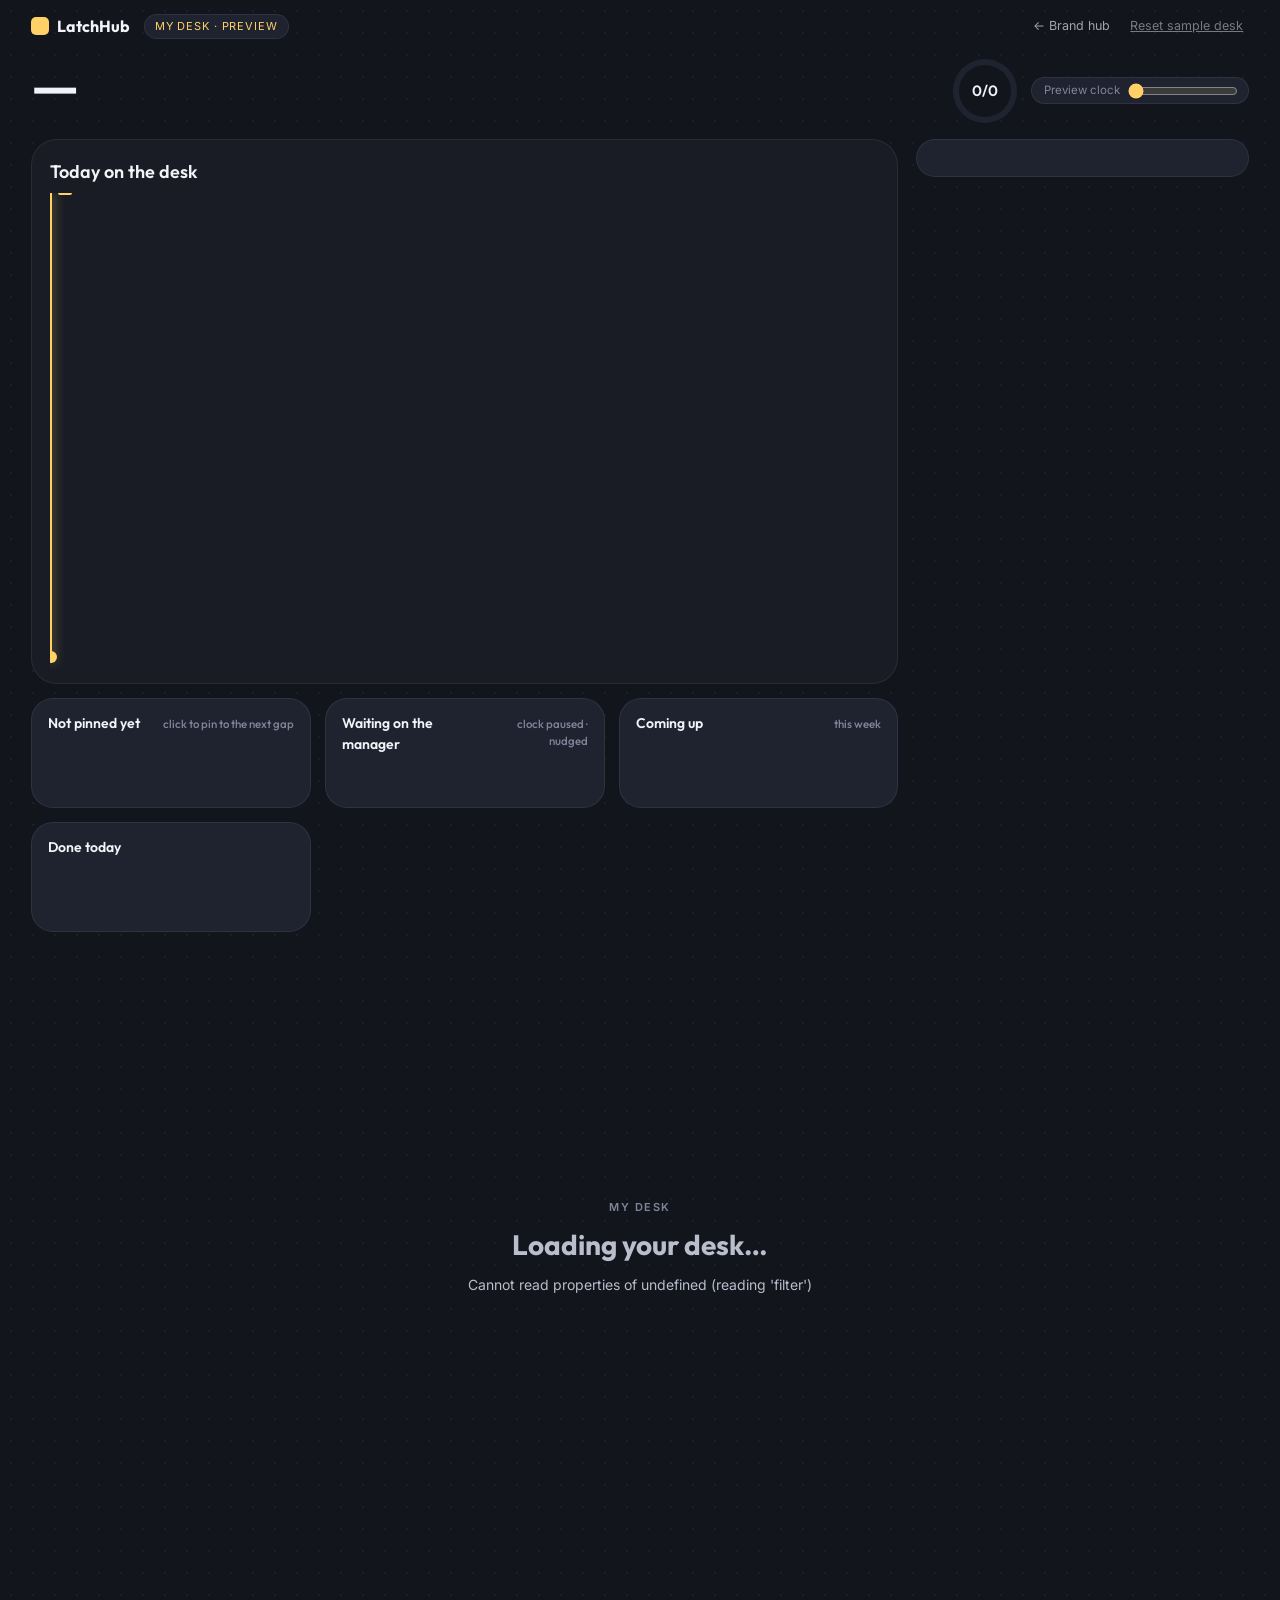
<file: desk.html>
<!doctype html>
<html lang="en"><head><meta charset="utf-8"><meta name="viewport" content="width=device-width,initial-scale=1,viewport-fit=cover">
<title>My desk · LatchHub</title>
<link rel="icon" type="image/svg+xml" href="assets/latchhub/favicon.svg">
<link rel="preconnect" href="https://fonts.googleapis.com"><link rel="preconnect" href="https://fonts.gstatic.com" crossorigin>
<link rel="stylesheet" href="https://fonts.googleapis.com/css2?family=Outfit:wght@400;500;600;700&family=Inter:wght@400;500;600&family=Caveat:wght@500;600&display=swap">
<style>
/* The designer's desk (preview). A dark desk, today's hours across it, paper notes pinned at the time they are planned.
   Tasks are mock data kept per person on the server; clients, names and the activity log are real. */
:root{color-scheme:dark;
  --desk:#13151c;--desk2:#191c25;--felt:#1f2330;--line:rgba(255,255,255,.07);--line2:rgba(255,255,255,.14);
  --fg:#f2f3f7;--fg2:#b9bdcc;--mute:#7f8599;--inv:#13151c;
  --sun:#ffd166;--coral:#ff7b6b;--mint:#4fe3c1;--sky:#5cc8ff;--lilac:#c3a6ff;--lime:#c9f26a;--peach:#ffb48a;--rose:#ff9ecb;
  --late:#ff5c5c;--pin:#ff4b6e;--paper-ink:#1a1a22;--paper-mute:rgba(20,20,30,.62);
  --disp:"Outfit","Inter",system-ui,sans-serif;--ui:"Inter",system-ui,sans-serif;--hand:"Caveat","Segoe Print","Bradley Hand",cursive;
  --sh:0 18px 40px rgba(0,0,0,.45),0 2px 6px rgba(0,0,0,.3)}
*{box-sizing:border-box;margin:0}
html,body{min-height:100%}
body{background:var(--desk);color:var(--fg);font:14px/1.5 var(--ui);-webkit-font-smoothing:antialiased;padding:0 clamp(16px,2.4vw,36px) 50px;overflow-x:hidden;background-image:radial-gradient(rgba(255,255,255,.045) 1px,transparent 1px);background-size:22px 22px}
button,input,select{font:inherit;color:inherit}
button{cursor:pointer;border:0;background:none}
:focus-visible{outline:2px solid var(--sun);outline-offset:3px;border-radius:8px}
a{color:inherit}
.disp{font-family:var(--disp)}.hand{font-family:var(--hand);font-weight:600}
.cap{font-size:11px;letter-spacing:.14em;text-transform:uppercase;color:var(--mute);font-weight:600}
.mute{color:var(--mute)}.num{font-variant-numeric:tabular-nums}
/* top */
.bar{display:flex;align-items:center;gap:14px;padding:14px 0 0;font-size:12.5px;color:var(--fg2)}
.bar .lg{font-family:var(--disp);font-weight:700;font-size:16px;color:var(--fg);display:flex;align-items:center;gap:8px;text-decoration:none}
.bar .lg i{width:18px;height:18px;border-radius:5px;background:var(--sun);display:block}
.bar .pv{background:var(--felt);border:1px solid var(--line);border-radius:999px;padding:3px 10px;font-size:11px;letter-spacing:.08em;text-transform:uppercase;color:var(--sun)}
.bar .sp{flex:1}
.bar a.x{text-decoration:none;opacity:.85}.bar a.x:hover{opacity:1;text-decoration:underline}
.hd{display:grid;grid-template-columns:1fr auto;gap:18px;align-items:end;padding:18px 0 16px}
.hd h1{font-family:var(--disp);font-weight:600;font-size:clamp(26px,3.2vw,42px);letter-spacing:-.025em;line-height:1.05;text-wrap:balance}
.hd h1 em{font-style:normal;color:var(--sun)}
.clock{display:flex;align-items:baseline;gap:10px}
.clock b{font-family:var(--disp);font-size:clamp(34px,4.4vw,58px);font-weight:600;letter-spacing:-.04em;line-height:1}
.clock span{color:var(--mute);font-size:13px}
.meta{display:flex;gap:10px;flex-wrap:wrap;align-items:center;margin-top:10px}
.chip{display:inline-flex;align-items:center;gap:8px;padding:6px 12px;border-radius:999px;background:var(--felt);border:1px solid var(--line);font-size:12.5px;color:var(--fg2);white-space:nowrap}
.chip i{width:8px;height:8px;border-radius:50%;background:var(--c,var(--mint));display:inline-block}
.ring{--p:0;width:64px;height:64px;border-radius:50%;background:conic-gradient(var(--mint) calc(var(--p)*1%),var(--felt) 0);display:grid;place-items:center;position:relative}
.ring:after{content:"";position:absolute;inset:6px;border-radius:50%;background:var(--desk)}
.ring b{position:relative;z-index:1;font-family:var(--disp);font-size:15px;font-weight:600}
.right{display:flex;align-items:center;gap:14px}
.demo{display:flex;align-items:center;gap:8px;font-size:11.5px;color:var(--mute);background:var(--felt);border:1px solid var(--line);border-radius:999px;padding:4px 10px 4px 12px}
.demo input{width:110px;accent-color:var(--sun)}
@media(max-width:820px){.hd{grid-template-columns:1fr}.right{justify-content:space-between}}
/* layout */
.main{display:grid;grid-template-columns:minmax(0,1fr) clamp(320px,26vw,420px);gap:18px;align-items:start}
.main>section{min-width:0}
@media(max-width:1000px){.main{grid-template-columns:1fr}}
.panel{background:var(--felt);border:1px solid var(--line);border-radius:26px;padding:18px;position:sticky;top:16px}
@media(max-width:1000px){.panel{position:static}}
/* board */
.board{background:var(--desk2);border:1px solid var(--line);border-radius:26px;padding:18px 18px 14px;position:relative;overflow:hidden}
.bh{display:flex;justify-content:space-between;align-items:center;gap:12px;flex-wrap:wrap;margin-bottom:8px}
.bh h2{font-family:var(--disp);font-weight:600;font-size:18px}
.bh .legend{display:flex;gap:12px;font-size:11.5px;color:var(--mute);flex-wrap:wrap}
.legend i{width:10px;height:10px;border-radius:3px;display:inline-block;vertical-align:-1px;margin-right:5px}
.tl{position:relative;overflow-x:auto;overflow-y:hidden;scrollbar-width:thin;padding-bottom:6px;max-width:100%}
.tlin{position:relative;min-width:1080px;height:470px}
.hours{position:absolute;inset:0;display:grid;grid-template-columns:repeat(12,1fr);pointer-events:none}
.hours div{border-left:1px dashed var(--line2);padding:4px 0 0 8px;font-size:11px;color:var(--mute);font-variant-numeric:tabular-nums}
.hours div.past{background:rgba(0,0,0,.14)}
.hours div.lunch{background:repeating-linear-gradient(135deg,transparent 0 8px,rgba(255,255,255,.025) 8px 16px)}
.hours div small{font-size:10px;opacity:.7;display:block}
.now{position:absolute;top:0;bottom:0;width:2px;background:var(--sun);box-shadow:0 0 12px var(--sun);z-index:5;pointer-events:none;transition:left 1s linear}
.now:before{content:attr(data-t);position:absolute;top:-2px;left:8px;background:var(--sun);color:#1a1500;font:600 11px var(--disp);padding:2px 7px;border-radius:999px;white-space:nowrap}
.now:after{content:"";position:absolute;bottom:0;left:-5px;width:12px;height:12px;border-radius:50%;background:var(--sun)}
.slot{position:absolute;top:34px;bottom:0;border-radius:14px;background:rgba(255,209,102,.1);border:1.5px dashed var(--sun);display:none;z-index:1}
.slot.on{display:block}
.note{position:absolute;width:232px;background:var(--pc);color:var(--paper-ink);border-radius:16px;padding:14px 14px 12px;box-shadow:var(--sh);cursor:grab;user-select:none;transform:rotate(var(--rot,0deg));transition:transform .25s cubic-bezier(.2,.7,.2,1),box-shadow .25s,opacity .3s;z-index:3;display:flex;flex-direction:column;gap:8px;touch-action:none}
.note:hover{transform:rotate(0deg) translateY(-3px) scale(1.01);z-index:6;box-shadow:0 26px 50px rgba(0,0,0,.5)}
.note.drag{opacity:.75;cursor:grabbing;transform:rotate(0) scale(1.03);z-index:9}
.note.focus{outline:3px solid #fff;outline-offset:3px;z-index:7;transform:rotate(0)}
.note.dim{opacity:.45}
.note .pin{position:absolute;top:-9px;left:50%;width:18px;height:18px;margin-left:-9px;border-radius:50%;background:var(--pin);box-shadow:0 3px 6px rgba(0,0,0,.35),inset 0 -3px 0 rgba(0,0,0,.2)}
.note .pin.ok{background:var(--mint)}.note .pin.wait{background:#9aa0b4}
.note .k{display:flex;justify-content:space-between;align-items:center;gap:8px;font-size:11px;color:var(--paper-mute);font-weight:600;letter-spacing:.06em;text-transform:uppercase}
.note .k .fmt{font-family:var(--hand);text-transform:none;letter-spacing:0;font-size:15px;font-weight:600}
.note h3{font-family:var(--disp);font-weight:600;font-size:17px;line-height:1.2;letter-spacing:-.01em}
.note .when{display:flex;justify-content:space-between;align-items:baseline;font-size:12px;color:var(--paper-mute)}
.note .when b{color:var(--paper-ink);font-weight:600}
.fuse{height:6px;border-radius:999px;background:rgba(20,20,30,.16);overflow:hidden}
.fuse i{display:block;height:100%;background:var(--paper-ink);border-radius:999px;transition:width 1s linear}
.fuse.hot i{background:var(--late)}
.note .ft{display:flex;gap:6px;align-items:center;margin-top:2px}
.nb{padding:6px 10px;border-radius:999px;font-size:11.5px;font-weight:600;background:rgba(20,20,30,.1);color:var(--paper-ink)}
.nb.pri{background:var(--paper-ink);color:#fff}
.nb.ic{width:30px;padding:6px 0;text-align:center;margin-left:auto}
.note.waiting{filter:saturate(.35) brightness(.92)}
.note.waiting .wtag{font-family:var(--hand);font-size:16px;color:#2a2a35;background:rgba(255,255,255,.55);padding:2px 10px;border-radius:999px;align-self:flex-start;transform:rotate(-2deg)}
.note .done-stamp{position:absolute;inset:0;display:grid;place-items:center;pointer-events:none}
.note .done-stamp span{font-family:var(--hand);font-size:34px;color:#0d6b53;border:3px solid #0d6b53;border-radius:12px;padding:2px 16px;transform:rotate(-12deg);background:rgba(255,255,255,.35)}
.note .usual{font-size:11px;color:var(--paper-mute)}
.note .chk{display:flex;gap:4px}
.note .chk i{flex:1;height:4px;border-radius:999px;background:rgba(20,20,30,.16)}
.note .chk i.on{background:#0d6b53}
/* rails */
.rails{display:grid;grid-template-columns:repeat(auto-fit,minmax(min(100%,260px),1fr));gap:14px;margin-top:14px}
.rail{background:var(--felt);border:1px solid var(--line);border-radius:22px;padding:14px 16px;min-height:110px}
.rail h4{display:flex;justify-content:space-between;align-items:baseline;font-family:var(--disp);font-size:14px;font-weight:600;margin-bottom:10px;gap:8px}
.rail h4 span{font-size:11.5px;color:var(--mute);font-weight:500;text-align:right}
.rail p.e{color:var(--mute);font-size:12.5px}
.srow{display:flex;gap:10px;align-items:center;padding:9px 10px;border-radius:14px;background:var(--pc);color:var(--paper-ink);margin-bottom:8px;cursor:pointer;transition:transform .15s}
.srow:hover{transform:translateX(3px)}
.srow .d{width:10px;height:10px;border-radius:50%;background:var(--pin);flex:none}
.srow b{font-weight:600;font-size:13px;flex:1;min-width:40%;white-space:nowrap;overflow:hidden;text-overflow:ellipsis}
.srow small{font-size:11.5px;color:var(--paper-mute);white-space:nowrap;overflow:hidden;text-overflow:ellipsis;max-width:55%}
.srow.g{background:var(--desk2);color:var(--fg)}.srow.g small{color:var(--mute)}
/* panel */
.panel h2{font-family:var(--disp);font-weight:600;font-size:20px;line-height:1.15;letter-spacing:-.015em}
.panel .sub{color:var(--mute);font-size:12.5px;margin-top:4px}
.focusring{--p:0;width:150px;height:150px;border-radius:50%;background:conic-gradient(var(--sun) calc(var(--p)*1%),var(--desk2) 0);display:grid;place-items:center;position:relative;margin:14px auto 6px}
.focusring:after{content:"";position:absolute;inset:10px;border-radius:50%;background:var(--felt)}
.focusring div{position:relative;z-index:1;text-align:center}
.focusring b{display:block;font-family:var(--disp);font-size:30px;font-weight:600;letter-spacing:-.03em;line-height:1}
.focusring small{font-size:11px;color:var(--mute)}
.btns{display:flex;gap:8px;flex-wrap:wrap;margin-top:12px}
.btn{display:inline-flex;align-items:center;gap:8px;padding:10px 15px;border-radius:999px;font-weight:600;font-size:13px;background:var(--desk2);border:1px solid var(--line2);color:var(--fg);transition:transform .15s,background .2s}
.btn:hover{background:var(--line2)}.btn:active{transform:scale(.97)}
.btn.sun{background:var(--sun);color:#1a1500;border-color:transparent}
.btn.mint{background:var(--mint);color:#06281f;border-color:transparent}
.btn.ghost{background:transparent}.btn.sm{padding:7px 12px;font-size:12px}
.btn[disabled]{opacity:.45;cursor:default}
.plist{display:flex;flex-direction:column;gap:8px;margin-top:14px}
.pl{display:flex;align-items:center;gap:10px;padding:10px 12px;border-radius:14px;background:var(--desk2);border:1px solid var(--line)}
.pl .ck{width:22px;height:22px;border-radius:50%;border:1.5px solid var(--line2);display:grid;place-items:center;font-size:12px;flex:none;transition:all .25s}
.pl.on .ck{background:var(--mint);border-color:var(--mint);color:#06281f}
.pl b{font-weight:600;font-size:13px}.pl small{display:block;color:var(--mute);font-size:11.5px}
.drop{margin-top:12px;border:1.5px dashed var(--line2);border-radius:18px;padding:16px;text-align:center;color:var(--mute);font-size:12.5px;transition:all .2s}
.drop.over{border-color:var(--sun);color:var(--fg);background:rgba(255,209,102,.08)}
.drop label{color:var(--sun);text-decoration:underline;cursor:pointer;text-underline-offset:3px}
.tip{margin-top:14px;padding:12px 14px;border-radius:16px;background:var(--desk2);border:1px solid var(--line);font-size:12.5px;color:var(--fg2);display:flex;gap:10px}
.tip .hand{color:var(--sun);font-size:18px;line-height:1;flex:none}
.wait{margin-top:12px;border-top:1px solid var(--line);padding-top:12px}
.wait select{width:100%;background:var(--desk2);border:1px solid var(--line2);border-radius:12px;padding:9px 11px;color:var(--fg);margin-top:8px}
.sticker{position:absolute;right:16px;top:16px;font-family:var(--hand);font-size:17px;color:var(--sun);transform:rotate(4deg)}
.streak{display:flex;gap:4px;align-items:center}.streak i{width:10px;height:14px;border-radius:3px;background:var(--mint);display:inline-block}.streak i.off{background:var(--line2)}
.toast{position:fixed;left:50%;bottom:22px;transform:translate(-50%,14px);opacity:0;background:var(--fg);color:var(--inv);padding:11px 16px;border-radius:999px;font-size:13px;font-weight:500;z-index:120;transition:all .22s;max-width:calc(100% - 32px);pointer-events:none;box-shadow:var(--sh)}
.toast.on{opacity:1;transform:translate(-50%,0)}
.wrapup{background:var(--sun);color:#1a1500;border-radius:22px;padding:16px 18px;margin-top:14px;display:none;gap:4px}
.wrapup.on{display:grid}.wrapup b{font-family:var(--disp);font-size:20px}
.gate{min-height:70vh;display:grid;place-items:center;text-align:center;color:var(--fg2)}
@media (prefers-reduced-motion:reduce){*{animation:none!important;transition:none!important}}
</style></head><body>
<div class="bar"><a class="lg" href="./"><i></i>LatchHub</a><span class="pv">My desk · preview</span><span class="sp"></span><a class="x" href="./">← Brand hub</a><button class="x" id="reset" style="opacity:.6;text-decoration:underline">Reset sample desk</button></div>
<header class="hd" id="hd" hidden>
  <div><div class="clock"><b id="clk" class="num">—</b><span id="dateline"></span></div><h1 id="line" style="margin-top:8px"></h1><div class="meta" id="meta"></div></div>
  <div class="right"><div class="ring" id="ring" title="Today"><b id="ringt">0/0</b></div><label class="demo" title="Preview only: shifts the clock so you can see the desk later in the day. Actions still use the real time.">Preview clock <input type="range" id="tt" min="0" max="720" step="5" value="0"></label></div>
</header>
<div class="main" id="main" hidden>
  <section>
    <div class="board"><div class="bh"><h2 id="bt">Today on the desk</h2><div class="legend" id="legend"></div></div>
      <div class="tl" id="tl"><div class="tlin" id="tlin"><div class="hours" id="hours"></div><div class="slot" id="slot"></div><div class="now" id="nowline" data-t=""></div></div></div></div>
    <div class="rails">
      <div class="rail"><h4>Not pinned yet <span>click to pin to the next gap</span></h4><div id="tray"></div></div>
      <div class="rail"><h4>Waiting on the manager <span>clock paused · nudged</span></h4><div id="waitrail"></div></div>
      <div class="rail"><h4>Coming up <span>this week</span></h4><div id="soon"></div></div>
      <div class="rail"><h4>Done today <span id="donen"></span></h4><div id="donerail"></div></div>
    </div>
  </section>
  <aside class="panel" id="panel"></aside>
</div>
<div class="gate" id="gate"><div><p class="cap">My desk</p><h1 class="disp" style="font-size:28px;margin:8px 0">Loading your desk…</h1><p id="gatemsg"></p></div></div>
<div class="toast" id="toast" role="status" aria-live="polite"></div>
<script>
const $=(s,r=document)=>r.querySelector(s),$$=(s,r=document)=>[...r.querySelectorAll(s)];
const esc=s=>String(s??'').replace(/[&<>"']/g,c=>({'&':'&amp;','<':'&lt;','>':'&gt;','"':'&quot;',"'":'&#39;'}[c]));
const toast=(m,ms=2800)=>{const e=$('#toast');e.textContent=m;e.classList.add('on');clearTimeout(e._t);e._t=setTimeout(()=>e.classList.remove('on'),ms)};
const PAL=['var(--sun)','var(--coral)','var(--sky)','var(--lilac)','var(--mint)','var(--peach)','var(--lime)','var(--rose)'];
const H0=8,H1=20,SPAN=(H1-H0)*60,TZ=-new Date().getTimezoneOffset();
const st={me:null,csrf:'',tasks:[],clients:[],focus:null,shift:0,skew:0,streak:[1,1,1,0,1]};
/* times: the server stores unix seconds; the desk thinks in minutes of the local day */
const mid=()=>{const d=new Date();d.setHours(0,0,0,0);return d.getTime()/1000};
const nowMin=()=>((Date.now()/1000+st.skew)-mid())/60+st.shift;
const toMin=ts=>ts==null?null:(ts-mid())/60;
const dayOf=ts=>Math.floor((ts-mid())/86400);
const hm=m=>{m=((m%1440)+1440)%1440;return String(Math.floor(m/60)).padStart(2,'0')+':'+String(Math.floor(m%60)).padStart(2,'0')};
const dur=m=>m<60?Math.max(0,Math.round(m))+' min':(m/60).toFixed(m%60?1:0).replace('.0','')+' h';
const spentOf=t=>t.spent+(t.runningSince?Math.max(0,(Date.now()/1000+st.skew-t.runningSince)/60):0);
const cCol=id=>PAL[Math.max(0,st.clients.findIndex(c=>c.id===id))%PAL.length];
const left=t=>{const now=nowMin(),d=dayOf(t.due),m=toMin(t.due)-now;if(d>0)return{t:['','tomorrow','in 2 days','in 3 days','in 4 days','in 5 days','in 6 days'][d]||'in '+d+' days',k:'calm'};if(m<0)return{t:dur(-m)+' over',k:'late'};if(m<=90)return{t:dur(m)+' left',k:'hot'};if(m<=240)return{t:dur(m)+' left',k:'warm'};return{t:'due '+hm(toMin(t.due)),k:'calm'}};
const xOf=m=>Math.max(0,Math.min(1,(m-H0*60)/SPAN))*100;
const today=()=>st.tasks.filter(t=>dayOf(t.due)<=0);

async function api(path,body){const o={credentials:'same-origin',headers:{}};if(body){o.method='POST';o.headers['Content-Type']='application/json';o.headers['X-LH-CSRF']=st.csrf;o.body=JSON.stringify(Object.assign({tz:TZ},body))}const r=await fetch('api/'+path,o);let j={};try{j=await r.json()}catch{}if(!r.ok)throw Object.assign(new Error(j.error||('Error '+r.status)),{status:r.status});return j}
async function act(action,id,extra){try{const j=await api('desk.php',Object.assign({action,id},extra||{}));st.tasks=j.tasks;st.skew=j.now-Date.now()/1000;renderAll();return true}catch(e){toast(e.message,5000);if(e.status===401)location.href='./';return false}}

/* header */
function header(){
  const td=today(),done=td.filter(t=>t.state==='done'),open=td.filter(t=>t.state!=='done'),now=nowMin();
  $('#clk').textContent=hm(now);$('#dateline').textContent=new Date().toLocaleDateString([],{weekday:'long',day:'numeric',month:'long'});
  $('#nowline').style.left=xOf(now)+'%';$('#nowline').dataset.t=hm(now);
  $('#ring').style.setProperty('--p',td.length?done.length/td.length*100:0);$('#ringt').textContent=done.length+'/'+td.length;
  const h=now/60,greet=h<12?'Good morning':h<17?'Good afternoon':'Good evening',first=esc((st.me.name||'').split(' ')[0]);
  const nxt=open.filter(t=>t.state!=='waiting').sort((a,b)=>a.due-b.due)[0];
  let line;if(!open.length)line=`${greet}, ${first}. <em>Desk is clear.</em> Nothing more today.`;else if(open.length===1)line=`${greet}, ${first}. <em>One note left</em>${nxt?' · '+esc(nxt.title):''}.`;else if(done.length)line=`${greet}, ${first}. ${done.length} down, <em>${open.length} to go.</em>`;else line=`${greet}, ${first}. <em>${['','One note','Two notes','Three notes','Four notes'][open.length]||open.length+' notes'}</em> on your desk today.`;
  $('#line').innerHTML=line;
  const pinned=open.filter(t=>t.plan!=null&&t.state!=='waiting'),planned=pinned.reduce((a,t)=>a+Math.max(0,t.est-spentOf(t)),0);
  $('#meta').innerHTML=`<span class="chip"><i style="--c:var(--mint)"></i>${dur(planned)} of work pinned${planned?' · you could be free by <b>&nbsp;'+hm(Math.min(now+planned,1439))+'</b>':''}</span><span class="chip" title="Days delivered on time this week (sample)"><span class="streak">${st.streak.map(x=>`<i class="${x?'':'off'}"></i>`).join('')}</span>&nbsp;4 of 5 days on time</span>${st.tasks.some(t=>t.state==='waiting')?`<span class="chip"><i style="--c:#9aa0b4"></i>${st.tasks.filter(t=>t.state==='waiting').length} waiting on the manager · not your clock</span>`:''}`;
  $('#bt').textContent=h>=17.5&&open.length?'Last stretch':h>=13&&h<14?'Lunch – the desk can wait':'Today on the desk';
  $('#legend').innerHTML=st.clients.slice(0,8).map(c=>`<span><i style="background:${cCol(c.id)}"></i>${esc(c.name)}</span>`).join('')+'<span class="mute">· drag a note to the hour you’ll do it</span>';
}
function hours(){const el=$('#hours');el.innerHTML='';const now=nowMin();for(let h=H0;h<H1;h++){const d=document.createElement('div');d.innerHTML=`<span>${String(h).padStart(2,'0')}</span>${h===13?'<small>lunch</small>':''}`;if(h===13)d.classList.add('lunch');if(h+1<=now/60)d.classList.add('past');el.appendChild(d)}}
/* board */
function board(){
  const tlin=$('#tlin');$$('.note',tlin).forEach(n=>n.remove());const lanes=[],now=nowMin(),running=st.tasks.find(t=>t.runningSince);
  st.tasks.filter(t=>dayOf(t.due)<=0&&t.state!=='tray'&&t.state!=='soon'&&t.plan!=null).sort((a,b)=>a.plan-b.plan).forEach((t,idx)=>{
    const el=document.createElement('article');el.className='note'+(st.focus===t.id?' focus':'')+(t.state==='waiting'?' waiting':'')+(running&&running.id!==t.id&&t.state!=='done'?' dim':'');
    el.dataset.id=t.id;el.style.setProperty('--pc',cCol(t.client));el.style.setProperty('--rot',((idx%3)-1)*1.2+'deg');
    const plan=toMin(t.plan),x=xOf(plan),w=Math.max((240/(tlin.clientWidth||1080))*100,(t.est/SPAN)*100);let lane=0;while(lanes[lane]&&lanes[lane]>x-1)lane++;lanes[lane]=x+w;
    el.style.left=`calc(${x}% + 4px)`;el.style.top=(44+lane*218)+'px';
    const L=left(t),dueM=toMin(t.due),frac=Math.max(0,Math.min(1,(dueM-now)/Math.max(30,dueM-Math.min(plan,dueM-60)))),sp=spentOf(t),isRun=!!t.runningSince;
    el.innerHTML=`<span class="pin ${t.state==='done'?'ok':t.state==='waiting'?'wait':''}"></span>
     <div class="k"><span>${esc(t.clientName)}</span><span class="fmt">${esc(t.fmt)}</span></div><h3>${esc(t.title)}</h3>
     ${t.state==='waiting'?`<span class="wtag">waiting: ${esc(t.waitWhy)}</span>`:''}
     <div class="when"><span>${t.state==='done'?'done '+hm(toMin(t.doneAt)):'start '+hm(plan)}</span><b style="${L.k==='late'&&t.state!=='done'?'color:var(--late)':''}">${t.state==='done'?(t.doneAt<=t.due?'on time ✓':'late'):L.t}</b></div>
     ${t.state==='done'?'':`<div class="fuse ${L.k==='hot'||L.k==='late'?'hot':''}"><i style="width:${(frac*100).toFixed(1)}%"></i></div>`}
     <div class="chk">${t.deliv.map(d=>`<i class="${d.got.length?'on':''}"></i>`).join('')}</div>
     <span class="usual">${t.state==='done'?'took '+(sp>=1?dur(sp):'< 1 min')+' · usual '+dur(t.est):sp>=1?dur(sp)+' in · about '+dur(Math.max(5,t.est-sp))+' to go':'usually takes about '+dur(t.est)}</span>
     ${t.state==='done'?'<div class="done-stamp"><span>Done ✓</span></div>':`<div class="ft"><button class="nb pri" data-start="${t.id}">${isRun?'❚❚ Pause':sp>=1?'▶ Resume':'▶ Start'}</button><button class="nb" data-open="${t.id}">Open</button><button class="nb ic" data-wait="${t.id}" title="Waiting on the manager">✋</button></div>`}`;
    tlin.appendChild(el);if(t.state!=='done')dragify(el,t)});
  tlin.style.height=(44+Math.max(1,lanes.length)*218+10)+'px';
  $$('[data-start]').forEach(b=>b.onclick=e=>{e.stopPropagation();toggleRun(b.dataset.start)});
  $$('[data-open]').forEach(b=>b.onclick=e=>{e.stopPropagation();st.focus=b.dataset.open;renderAll()});
  $$('[data-wait]').forEach(b=>b.onclick=e=>{e.stopPropagation();st.focus=b.dataset.wait;renderAll();const w=$('#whysel');if(w)w.focus()});
  $$('.note').forEach(el=>el.onclick=()=>{st.focus=el.dataset.id;renderAll()});
}
function dragify(el,t){let sx=0,ox=0,moving=false;const tlin=$('#tlin'),slot=$('#slot');
  el.addEventListener('pointerdown',e=>{if(e.target.closest('button'))return;sx=e.clientX;ox=el.offsetLeft;moving=false;el.setPointerCapture(e.pointerId)});
  el.addEventListener('pointermove',e=>{if(sx===0)return;const dx=e.clientX-sx;if(Math.abs(dx)>4)moving=true;if(!moving)return;el.classList.add('drag');const nx=Math.max(0,Math.min(tlin.clientWidth-el.offsetWidth,ox+dx));el.style.left=nx+'px';const mins=H0*60+Math.round((nx/tlin.clientWidth*SPAN)/15)*15;slot.classList.add('on');slot.style.left=xOf(mins)+'%';slot.style.width=(t.est/SPAN*100)+'%';slot.dataset.m=mins});
  const up=async()=>{if(sx===0)return;sx=0;el.classList.remove('drag');slot.classList.remove('on');if(!moving)return;const m=Math.max(H0*60,Math.min(H1*60-30,+slot.dataset.m));if(await act('pin',t.id,{plan:Math.round(mid()+m*60)}))toast(`Pinned “${t.title}” to ${hm(m)} · ${hm(m)}–${hm(m+t.est)} is yours`)};
  el.addEventListener('pointerup',up);el.addEventListener('pointercancel',up)}
function rails(){
  const row=(t,extra,cls='')=>`<div class="srow ${cls}" style="--pc:${cCol(t.client)}" data-open="${t.id}"><span class="d" style="background:${cls?cCol(t.client):'var(--pin)'}"></span><b>${esc(t.title)}</b><small>${extra}</small></div>`;
  const tray=st.tasks.filter(t=>t.state==='tray');$('#tray').innerHTML=tray.map(t=>row(t,'~'+dur(t.est)+' · due '+hm(toMin(t.due)))).join('')||'<p class="e">Everything has a time. Nice.</p>';
  const w=st.tasks.filter(t=>t.state==='waiting');$('#waitrail').innerHTML=w.map(t=>row(t,esc(t.waitWhy)+' · since '+hm(toMin(t.waitAt)),'g')).join('')||'<p class="e">Nothing blocked. If you need something from the manager, press ✋ on a note.</p>';
  const s=st.tasks.filter(t=>t.state==='soon');$('#soon').innerHTML=s.map(t=>row(t,left(t).t,'g')).join('')||'<p class="e">Nothing yet.</p>';
  const d=st.tasks.filter(t=>t.state==='done');$('#donen').textContent=d.length?d.length+' · '+dur(d.reduce((a,t)=>a+t.spent,0))+' of focused work':'';$('#donerail').innerHTML=d.map(t=>row(t,'done '+hm(toMin(t.doneAt)),'g')).join('')||'<p class="e">The first one is the hardest. Start anything.</p>';
  $$('.srow[data-open]').forEach(r=>r.onclick=async()=>{const t=st.tasks.find(x=>x.id===r.dataset.open);if(t.state==='tray'){const m=suggestSlot(t);if(await act('pin',t.id,{plan:Math.round(mid()+m*60)}))toast('Pinned to '+hm(m)+' – the next free gap. Drag it to another hour if you like.')}st.focus=t.id;renderAll()})}
function suggestSlot(t){const busy=st.tasks.filter(x=>dayOf(x.due)<=0&&x.plan!=null&&!['done','waiting','tray','soon'].includes(x.state)&&x!==t).map(x=>[toMin(x.plan),toMin(x.plan)+x.est]).sort((a,b)=>a[0]-b[0]);let m=Math.ceil(nowMin()/15)*15;for(const [a,b] of busy){if(m+t.est<=a)break;m=Math.max(m,b)}return Math.min(m,H1*60-t.est)}
/* panel */
function panel(){
  const p=$('#panel'),t=st.tasks.find(x=>x.id===st.focus),now=nowMin();
  if(!t){const next=st.tasks.filter(x=>dayOf(x.due)<=0&&['pinned','tray'].includes(x.state)).sort((a,b)=>a.due-b.due)[0];
    p.innerHTML=`<span class="sticker">one thing at a time</span><p class="cap">Next best move</p>${next?`<h2 style="margin-top:6px">${esc(next.title)}</h2><p class="sub">${esc(next.clientName)} · ${esc(next.fmt)} · ${left(next).t}</p>
     <div class="tip"><span class="hand">why</span><span>${toMin(next.due)-now<next.est?`It’s the tightest one. Start now and it lands around <b>${hm(now+next.est)}</b>${toMin(next.due)<now?' – already past due, so a quick word to the manager now saves a chase later':' – just past the deadline, so warn the manager now'}.`:`It’s due first, and it usually takes about ${dur(next.est)}. Starting by <b>${hm(Math.max(now,toMin(next.due)-next.est-45))}</b> leaves 45 minutes of slack for exports and surprises.`}</span></div>
     <div class="btns"><button class="btn sun" id="goNext">▶ Start it now</button><button class="btn ghost" id="openNext">Just open it</button></div>`:`<h2 style="margin-top:6px">Nothing waiting on you.</h2><p class="sub">Enjoy it, or pull something from “Coming up”.</p>`}
     <div class="wrapup ${now>=1020?'on':''}"><b>Today’s wrap</b><span>${st.tasks.filter(x=>x.state==='done').length} finished · ${dur(st.tasks.filter(x=>x.state==='done').reduce((a,x)=>a+x.spent,0))} of real work · ${(n=>n?n+' roll to tomorrow, pinned at 09:00':'nothing rolls over')(st.tasks.filter(x=>dayOf(x.due)<=0&&!['done','waiting','soon'].includes(x.state)).length)}.</span></div>
     <p class="mute" style="font-size:11.5px;margin-top:14px">Preview: these notes are sample tasks kept only for you. Start, Pause, Done, Waiting and the times you pin are recorded in the activity log for the admin.</p>`;
    if(next){$('#goNext').onclick=()=>toggleRun(next.id);$('#openNext').onclick=()=>{st.focus=next.id;renderAll()}}return}
  const L=left(t),sp=spentOf(t),remaining=Math.max(0,t.est-sp),pct=Math.min(100,sp/t.est*100),finishAt=now+remaining,isRun=!!t.runningSince,dueM=toMin(t.due),allIn=t.deliv.every(d=>d.got.length);
  p.innerHTML=`<div style="display:flex;justify-content:space-between;align-items:flex-start;gap:10px"><div><p class="cap" style="color:${cCol(t.client)}">${esc(t.clientName)} · ${esc(t.fmt)} · <span class="mute">${esc(t.id)}</span></p><h2 style="margin-top:6px">${esc(t.title)}</h2><p class="sub">${t.state==='done'?'Done at '+hm(toMin(t.doneAt))+' · took '+dur(t.spent):(t.plan!=null?'Pinned '+hm(toMin(t.plan))+' · ':'')+L.t+(t.state==='waiting'?' · clock paused':'')}</p></div><button class="btn sm ghost" id="closeP" aria-label="Back">←</button></div>
   ${t.state==='done'?'':`<div class="focusring" style="--p:${pct}"><div><b class="num">${sp>=1||isRun?dur(remaining):dur(t.est)}</b><small>${isRun?'to go · on it':sp>=1?'to go · paused':'usually'}</small></div></div>
   <p class="sub" style="text-align:center">${isRun?`At this pace you finish around <b>${hm(finishAt)}</b>${finishAt<=dueM?' · '+dur(dueM-finishAt)+' before it’s due':' · <span style="color:var(--late)">'+dur(finishAt-dueM)+' past due – tell the manager early</span>'}`:t.state==='waiting'?'Paused while you wait. This time is not counted against you.':`Start now and you’re done by <b>${hm(finishAt)}</b>`}</p>
   <div class="btns" style="justify-content:center"><button class="btn sun" id="run" ${t.state==='waiting'?'disabled':''}>${isRun?'❚❚ Pause':sp>=1?'▶ Resume':'▶ Start'}</button><button class="btn mint" id="finish" ${allIn?'':'disabled title="Drop the deliverables first"'}>✓ Done</button></div>`}
   ${t.changes&&t.changes.length?`<p class="cap" style="margin-top:16px">The manager asked for · Round ${t.round}</p><div class="plist">${t.changes.map(c=>`<div class="pl"><span class="ck"></span><span><b>${esc(c)}</b></span></div>`).join('')}</div>`:''}
   <p class="cap" style="margin-top:16px">Deliverables</p><div class="plist">${t.deliv.map(d=>`<div class="pl ${d.got.length?'on':''}"><span class="ck">${d.got.length?'✓':''}</span><span><b>${esc(d.n)}</b><small>${d.got.length?esc(d.got.join(', ')):esc(d.spec)}</small></span></div>`).join('')}</div>
   ${t.state==='done'?'':`<div class="drop" id="drop">Drop files here · they file themselves under <b>${esc(t.id)}</b><br><label for="up">or choose files</label> · <button class="btn sm ghost" id="sim" style="margin-top:6px">simulate the drop</button><input id="up" type="file" multiple hidden><div class="mute" style="font-size:11px;margin-top:6px">Preview: file names are recorded; nothing is sent to Zoho yet.</div></div>
   <div class="wait"><p class="cap">Need something from the manager?</p>${t.state==='waiting'?`<p class="sub" style="margin-top:8px">Marked waiting (${esc(t.waitWhy)}) since ${hm(toMin(t.waitAt))}. The manager was nudged.</p><button class="btn sm" id="unwait" style="margin-top:8px">They answered – resume</button>`:`<select id="whysel"><option value="">No – I’m fine</option><option>Brief is unclear</option><option>Missing footage / assets</option><option>Need a decision</option><option>Client feedback not in yet</option></select><p class="sub" style="margin-top:6px">Pick a reason: the note goes grey, your clock pauses and the manager gets a nudge. No chasing.</p>`}</div>`}
   <div class="tip"><span class="hand">tip</span><span>${t.state==='done'?'Nice. The next note is already pinned.':isRun?'Phone face-down, one tab. When the ring fills, you’re done.':L.k==='hot'||L.k==='late'?'Short on time? Ship the main deliverable first, then the extras.':'Press Start even for five minutes. Starting is the whole trick.'}</span></div>`;
  $('#closeP').onclick=()=>{st.focus=null;renderAll()};
  const q=s=>$(s,p);
  if(q('#run'))q('#run').onclick=()=>toggleRun(t.id);
  if(q('#finish'))q('#finish').onclick=async()=>{const early=dueM-now;if(await act('done',t.id)){st.focus=null;renderAll();toast(early>=0?'Done ✓ · submitted · '+dur(early)+' early':'Done ✓ · submitted')}};
  if(q('#sim'))q('#sim').onclick=()=>drop(t,t.deliv.filter(d=>!d.got.length).map(d=>t.id.toLowerCase()+'-'+d.n.toLowerCase().replace(/\s+/g,'-')+'.'+(d.kind==='video'?'mp4':d.kind==='pdf'?'pdf':'png')));
  if(q('#up'))q('#up').onchange=e=>{drop(t,[...e.target.files].map(f=>f.name));e.target.value=''};
  const d=q('#drop');if(d){['dragenter','dragover'].forEach(ev=>d.addEventListener(ev,e=>{e.preventDefault();d.classList.add('over')}));['dragleave','drop'].forEach(ev=>d.addEventListener(ev,e=>{e.preventDefault();d.classList.remove('over')}));d.addEventListener('drop',e=>drop(t,[...e.dataTransfer.files].map(f=>f.name)))}
  if(q('#whysel'))q('#whysel').onchange=async e=>{if(!e.target.value)return;if(await act('wait',t.id,{why:e.target.value}))toast('Marked waiting · manager nudged · your clock is paused')};
  if(q('#unwait'))q('#unwait').onclick=async()=>{if(await act('resume',t.id))toast('Back on the desk')};
}
async function drop(t,names){if(!names.length)return;if(await act('drop',t.id,{names})){const u=st.tasks.find(x=>x.id===t.id);toast(u.deliv.every(d=>d.got.length)?'All deliverables in. Press Done and it submits.':u.deliv.filter(d=>d.got.length).length+' of '+u.deliv.length+' filed under '+t.id)}}
async function toggleRun(id){const t=st.tasks.find(x=>x.id===id);if(!t)return;if(t.state==='waiting'){toast('It is waiting on the manager – press “They answered” first');return}
  if(t.runningSince){if(await act('pause',id))toast('Paused · '+dur(spentOf(st.tasks.find(x=>x.id===id)))+' in')}else{st.focus=id;if(await act('start',id))toast('On it. Finish around '+hm(nowMin()+Math.max(0,t.est-spentOf(t))))}}
function renderAll(){header();hours();board();rails();panel()}
$('#tt').oninput=e=>{st.shift=+e.target.value;renderAll()};
$('#reset').onclick=async()=>{if(await act('reset'))toast('Sample desk reset')};
(async()=>{try{const me=await api('me.php');st.me=me.user;st.csrf=me.csrf;const j=await api('desk.php?tz='+TZ);st.tasks=j.tasks;st.clients=j.clients;st.skew=j.now-Date.now()/1000;$('#gate').hidden=true;$('#hd').hidden=false;$('#main').hidden=false;renderAll();setInterval(renderAll,30000)}
  catch(e){if(e.status===401){location.href='./';return}$('#gatemsg').textContent=e.message}})();
</script></body></html>
</file>
